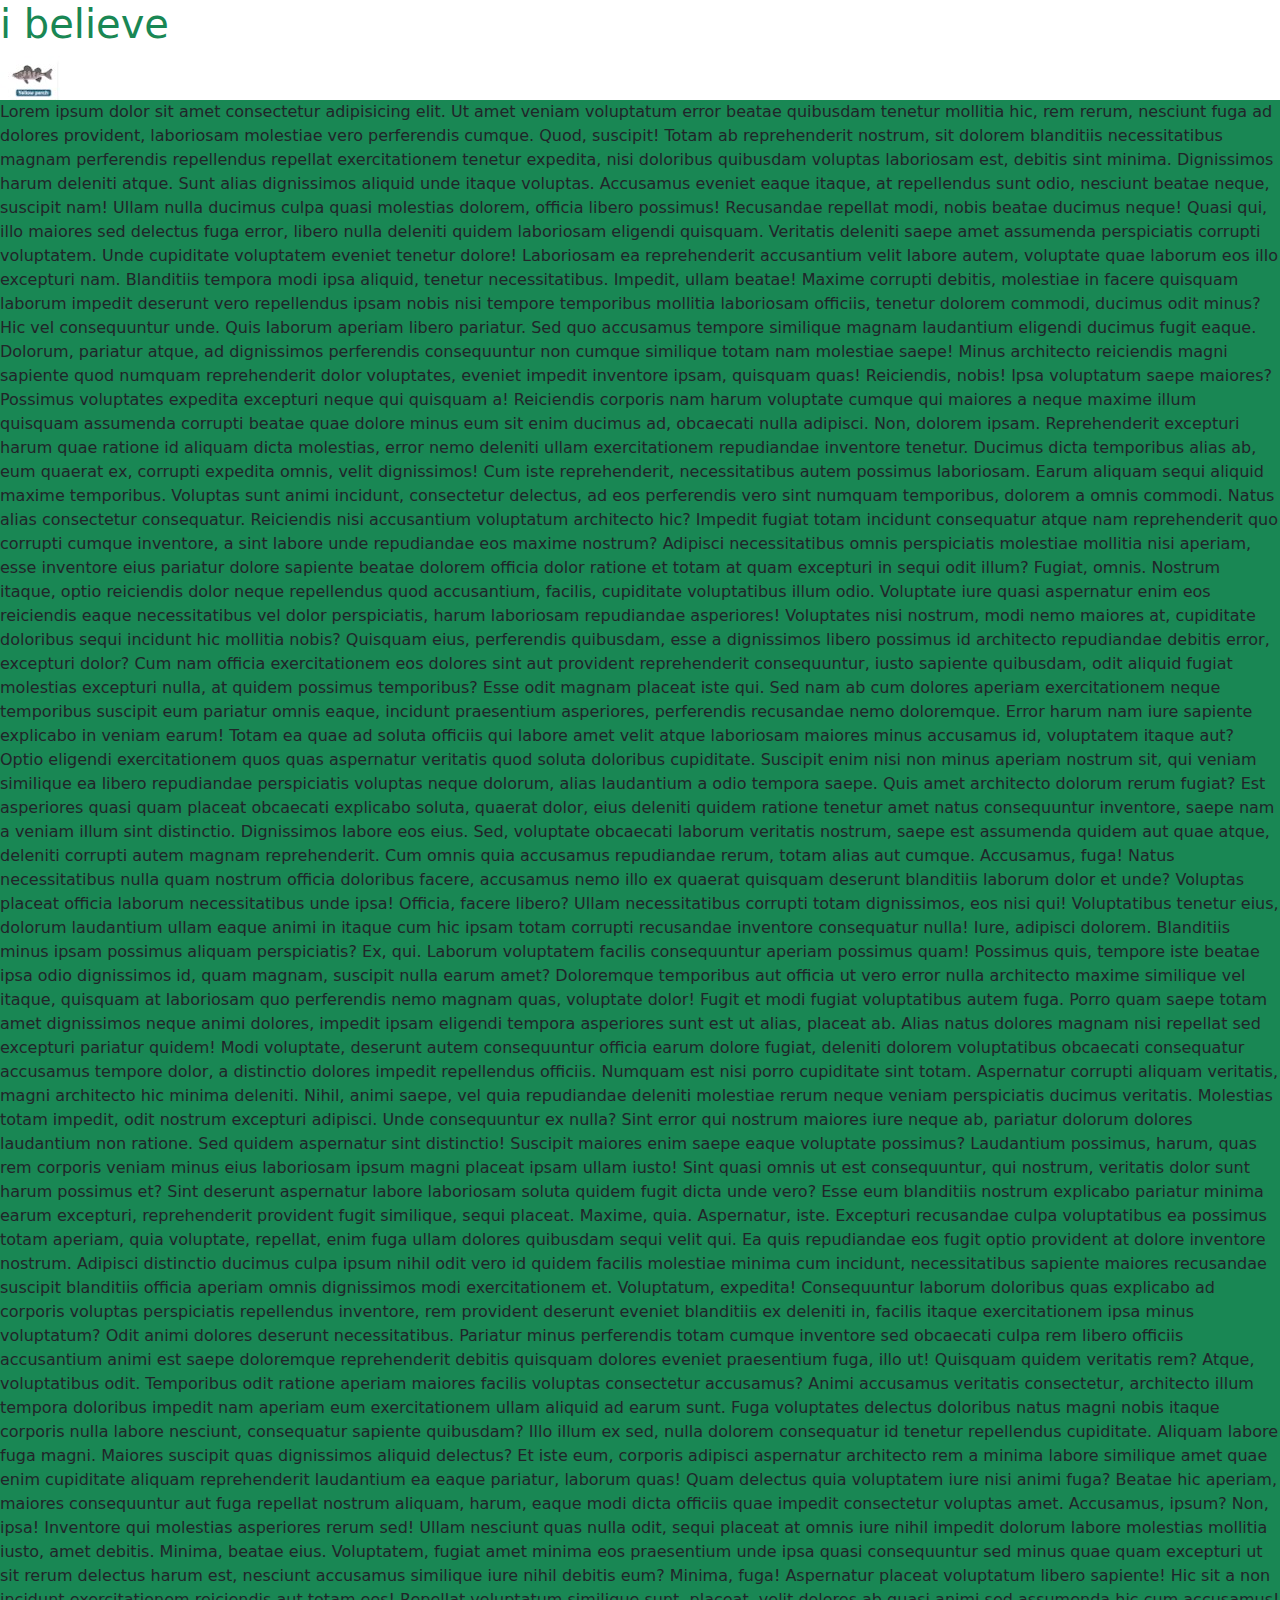
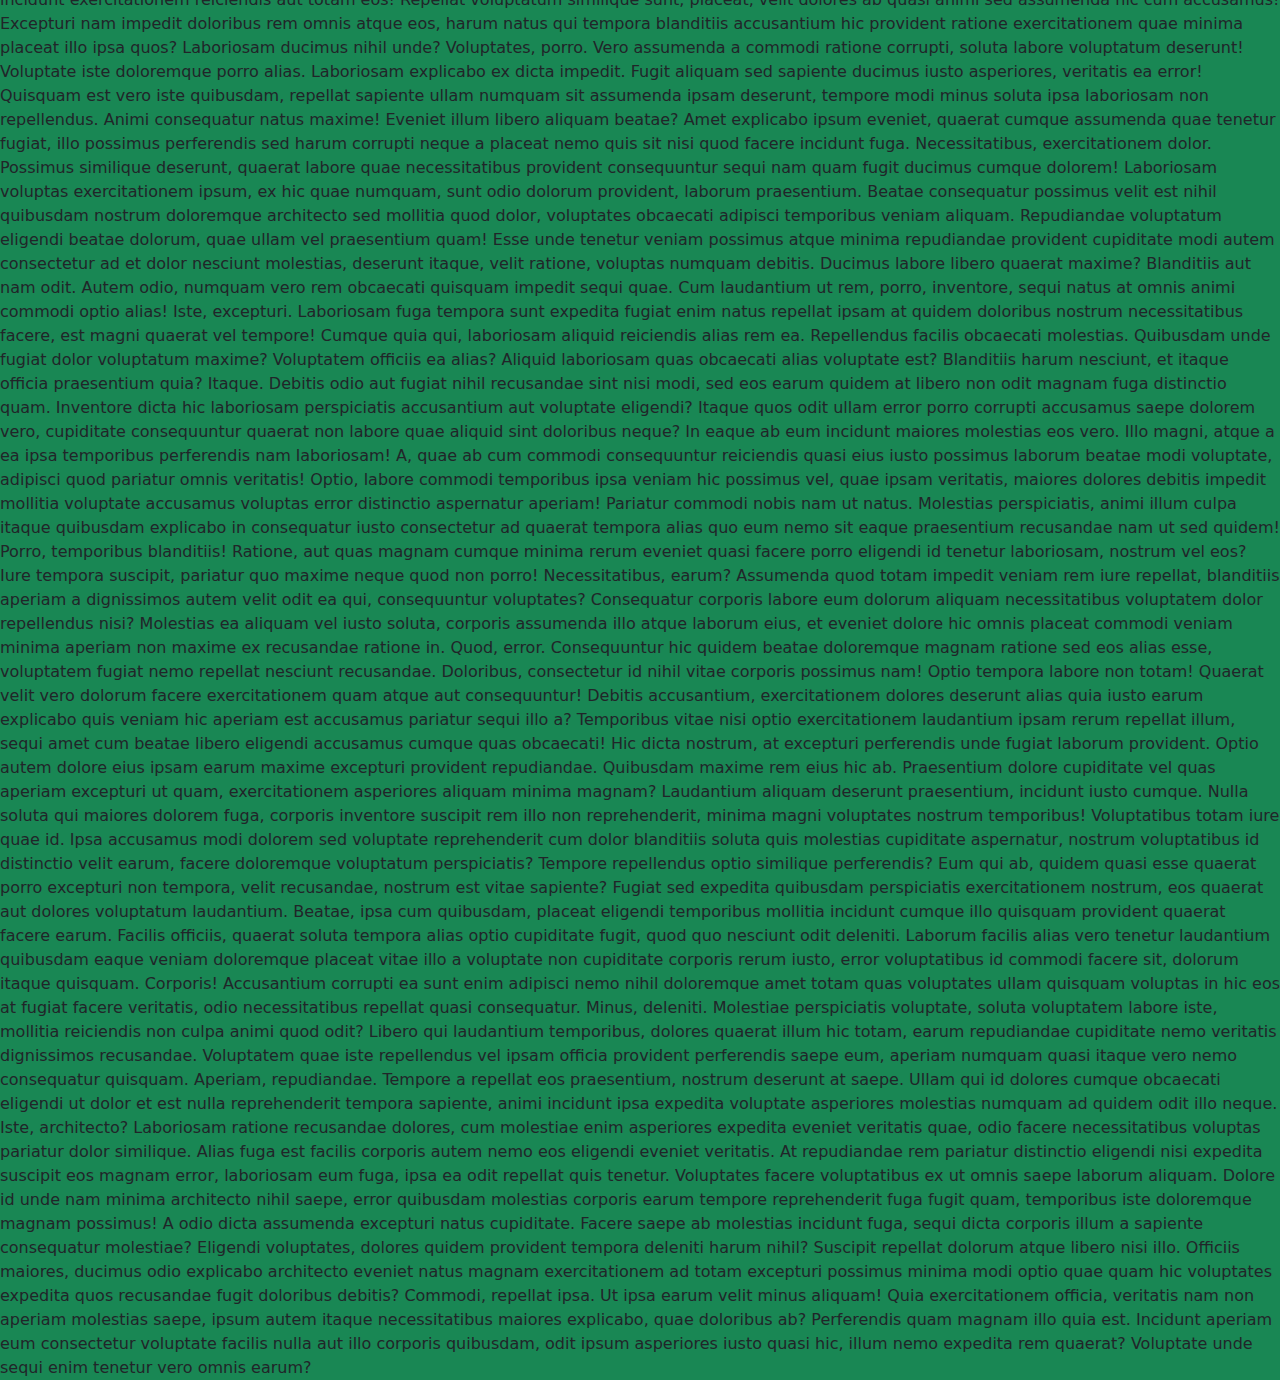
<file: index.html>
<!DOCTYPE html>
<html lang="en">
<head>
    <meta charset="UTF-8">
    <meta name="viewport" content="width=device-width, initial-scale=1.0">
    <title>Document</title>
    <link rel="stylesheet" href="css/bootstrap.css">
</head>
<body>
    <h1 class="text-success">i believe</h1>
    <img src="images/download.jpg" alt="">
    <p class="bg-success">
        Lorem ipsum dolor sit amet consectetur adipisicing elit. Ut amet veniam voluptatum error beatae quibusdam tenetur mollitia hic, rem rerum, nesciunt fuga ad dolores provident, laboriosam molestiae vero perferendis cumque.
        Quod, suscipit! Totam ab reprehenderit nostrum, sit dolorem blanditiis necessitatibus magnam perferendis repellendus repellat exercitationem tenetur expedita, nisi doloribus quibusdam voluptas laboriosam est, debitis sint minima. Dignissimos harum deleniti atque.
        Sunt alias dignissimos aliquid unde itaque voluptas. Accusamus eveniet eaque itaque, at repellendus sunt odio, nesciunt beatae neque, suscipit nam! Ullam nulla ducimus culpa quasi molestias dolorem, officia libero possimus!
        Recusandae repellat modi, nobis beatae ducimus neque! Quasi qui, illo maiores sed delectus fuga error, libero nulla deleniti quidem laboriosam eligendi quisquam. Veritatis deleniti saepe amet assumenda perspiciatis corrupti voluptatem.
        Unde cupiditate voluptatem eveniet tenetur dolore! Laboriosam ea reprehenderit accusantium velit labore autem, voluptate quae laborum eos illo excepturi nam. Blanditiis tempora modi ipsa aliquid, tenetur necessitatibus. Impedit, ullam beatae!
        Maxime corrupti debitis, molestiae in facere quisquam laborum impedit deserunt vero repellendus ipsam nobis nisi tempore temporibus mollitia laboriosam officiis, tenetur dolorem commodi, ducimus odit minus? Hic vel consequuntur unde.
        Quis laborum aperiam libero pariatur. Sed quo accusamus tempore similique magnam laudantium eligendi ducimus fugit eaque. Dolorum, pariatur atque, ad dignissimos perferendis consequuntur non cumque similique totam nam molestiae saepe!
        Minus architecto reiciendis magni sapiente quod numquam reprehenderit dolor voluptates, eveniet impedit inventore ipsam, quisquam quas! Reiciendis, nobis! Ipsa voluptatum saepe maiores? Possimus voluptates expedita excepturi neque qui quisquam a!
        Reiciendis corporis nam harum voluptate cumque qui maiores a neque maxime illum quisquam assumenda corrupti beatae quae dolore minus eum sit enim ducimus ad, obcaecati nulla adipisci. Non, dolorem ipsam.
        Reprehenderit excepturi harum quae ratione id aliquam dicta molestias, error nemo deleniti ullam exercitationem repudiandae inventore tenetur. Ducimus dicta temporibus alias ab, eum quaerat ex, corrupti expedita omnis, velit dignissimos!
        Cum iste reprehenderit, necessitatibus autem possimus laboriosam. Earum aliquam sequi aliquid maxime temporibus. Voluptas sunt animi incidunt, consectetur delectus, ad eos perferendis vero sint numquam temporibus, dolorem a omnis commodi.
        Natus alias consectetur consequatur. Reiciendis nisi accusantium voluptatum architecto hic? Impedit fugiat totam incidunt consequatur atque nam reprehenderit quo corrupti cumque inventore, a sint labore unde repudiandae eos maxime nostrum?
        Adipisci necessitatibus omnis perspiciatis molestiae mollitia nisi aperiam, esse inventore eius pariatur dolore sapiente beatae dolorem officia dolor ratione et totam at quam excepturi in sequi odit illum? Fugiat, omnis.
        Nostrum itaque, optio reiciendis dolor neque repellendus quod accusantium, facilis, cupiditate voluptatibus illum odio. Voluptate iure quasi aspernatur enim eos reiciendis eaque necessitatibus vel dolor perspiciatis, harum laboriosam repudiandae asperiores!
        Voluptates nisi nostrum, modi nemo maiores at, cupiditate doloribus sequi incidunt hic mollitia nobis? Quisquam eius, perferendis quibusdam, esse a dignissimos libero possimus id architecto repudiandae debitis error, excepturi dolor?
        Cum nam officia exercitationem eos dolores sint aut provident reprehenderit consequuntur, iusto sapiente quibusdam, odit aliquid fugiat molestias excepturi nulla, at quidem possimus temporibus? Esse odit magnam placeat iste qui.
        Sed nam ab cum dolores aperiam exercitationem neque temporibus suscipit eum pariatur omnis eaque, incidunt praesentium asperiores, perferendis recusandae nemo doloremque. Error harum nam iure sapiente explicabo in veniam earum!
        Totam ea quae ad soluta officiis qui labore amet velit atque laboriosam maiores minus accusamus id, voluptatem itaque aut? Optio eligendi exercitationem quos quas aspernatur veritatis quod soluta doloribus cupiditate.
        Suscipit enim nisi non minus aperiam nostrum sit, qui veniam similique ea libero repudiandae perspiciatis voluptas neque dolorum, alias laudantium a odio tempora saepe. Quis amet architecto dolorum rerum fugiat?
        Est asperiores quasi quam placeat obcaecati explicabo soluta, quaerat dolor, eius deleniti quidem ratione tenetur amet natus consequuntur inventore, saepe nam a veniam illum sint distinctio. Dignissimos labore eos eius.
        Sed, voluptate obcaecati laborum veritatis nostrum, saepe est assumenda quidem aut quae atque, deleniti corrupti autem magnam reprehenderit. Cum omnis quia accusamus repudiandae rerum, totam alias aut cumque. Accusamus, fuga!
        Natus necessitatibus nulla quam nostrum officia doloribus facere, accusamus nemo illo ex quaerat quisquam deserunt blanditiis laborum dolor et unde? Voluptas placeat officia laborum necessitatibus unde ipsa! Officia, facere libero?
        Ullam necessitatibus corrupti totam dignissimos, eos nisi qui! Voluptatibus tenetur eius, dolorum laudantium ullam eaque animi in itaque cum hic ipsam totam corrupti recusandae inventore consequatur nulla! Iure, adipisci dolorem.
        Blanditiis minus ipsam possimus aliquam perspiciatis? Ex, qui. Laborum voluptatem facilis consequuntur aperiam possimus quam! Possimus quis, tempore iste beatae ipsa odio dignissimos id, quam magnam, suscipit nulla earum amet?
        Doloremque temporibus aut officia ut vero error nulla architecto maxime similique vel itaque, quisquam at laboriosam quo perferendis nemo magnam quas, voluptate dolor! Fugit et modi fugiat voluptatibus autem fuga.
        Porro quam saepe totam amet dignissimos neque animi dolores, impedit ipsam eligendi tempora asperiores sunt est ut alias, placeat ab. Alias natus dolores magnam nisi repellat sed excepturi pariatur quidem!
        Modi voluptate, deserunt autem consequuntur officia earum dolore fugiat, deleniti dolorem voluptatibus obcaecati consequatur accusamus tempore dolor, a distinctio dolores impedit repellendus officiis. Numquam est nisi porro cupiditate sint totam.
        Aspernatur corrupti aliquam veritatis, magni architecto hic minima deleniti. Nihil, animi saepe, vel quia repudiandae deleniti molestiae rerum neque veniam perspiciatis ducimus veritatis. Molestias totam impedit, odit nostrum excepturi adipisci.
        Unde consequuntur ex nulla? Sint error qui nostrum maiores iure neque ab, pariatur dolorum dolores laudantium non ratione. Sed quidem aspernatur sint distinctio! Suscipit maiores enim saepe eaque voluptate possimus?
        Laudantium possimus, harum, quas rem corporis veniam minus eius laboriosam ipsum magni placeat ipsam ullam iusto! Sint quasi omnis ut est consequuntur, qui nostrum, veritatis dolor sunt harum possimus et?
        Sint deserunt aspernatur labore laboriosam soluta quidem fugit dicta unde vero? Esse eum blanditiis nostrum explicabo pariatur minima earum excepturi, reprehenderit provident fugit similique, sequi placeat. Maxime, quia. Aspernatur, iste.
        Excepturi recusandae culpa voluptatibus ea possimus totam aperiam, quia voluptate, repellat, enim fuga ullam dolores quibusdam sequi velit qui. Ea quis repudiandae eos fugit optio provident at dolore inventore nostrum.
        Adipisci distinctio ducimus culpa ipsum nihil odit vero id quidem facilis molestiae minima cum incidunt, necessitatibus sapiente maiores recusandae suscipit blanditiis officia aperiam omnis dignissimos modi exercitationem et. Voluptatum, expedita!
        Consequuntur laborum doloribus quas explicabo ad corporis voluptas perspiciatis repellendus inventore, rem provident deserunt eveniet blanditiis ex deleniti in, facilis itaque exercitationem ipsa minus voluptatum? Odit animi dolores deserunt necessitatibus.
        Pariatur minus perferendis totam cumque inventore sed obcaecati culpa rem libero officiis accusantium animi est saepe doloremque reprehenderit debitis quisquam dolores eveniet praesentium fuga, illo ut! Quisquam quidem veritatis rem?
        Atque, voluptatibus odit. Temporibus odit ratione aperiam maiores facilis voluptas consectetur accusamus? Animi accusamus veritatis consectetur, architecto illum tempora doloribus impedit nam aperiam eum exercitationem ullam aliquid ad earum sunt.
        Fuga voluptates delectus doloribus natus magni nobis itaque corporis nulla labore nesciunt, consequatur sapiente quibusdam? Illo illum ex sed, nulla dolorem consequatur id tenetur repellendus cupiditate. Aliquam labore fuga magni.
        Maiores suscipit quas dignissimos aliquid delectus? Et iste eum, corporis adipisci aspernatur architecto rem a minima labore similique amet quae enim cupiditate aliquam reprehenderit laudantium ea eaque pariatur, laborum quas!
        Quam delectus quia voluptatem iure nisi animi fuga? Beatae hic aperiam, maiores consequuntur aut fuga repellat nostrum aliquam, harum, eaque modi dicta officiis quae impedit consectetur voluptas amet. Accusamus, ipsum?
        Non, ipsa! Inventore qui molestias asperiores rerum sed! Ullam nesciunt quas nulla odit, sequi placeat at omnis iure nihil impedit dolorum labore molestias mollitia iusto, amet debitis. Minima, beatae eius.
        Voluptatem, fugiat amet minima eos praesentium unde ipsa quasi consequuntur sed minus quae quam excepturi ut sit rerum delectus harum est, nesciunt accusamus similique iure nihil debitis eum? Minima, fuga!
        Aspernatur placeat voluptatum libero sapiente! Hic sit a non incidunt exercitationem reiciendis aut totam eos! Repellat voluptatum similique sunt, placeat, velit dolores ab quasi animi sed assumenda hic cum accusamus!
        Excepturi nam impedit doloribus rem omnis atque eos, harum natus qui tempora blanditiis accusantium hic provident ratione exercitationem quae minima placeat illo ipsa quos? Laboriosam ducimus nihil unde? Voluptates, porro.
        Vero assumenda a commodi ratione corrupti, soluta labore voluptatum deserunt! Voluptate iste doloremque porro alias. Laboriosam explicabo ex dicta impedit. Fugit aliquam sed sapiente ducimus iusto asperiores, veritatis ea error!
        Quisquam est vero iste quibusdam, repellat sapiente ullam numquam sit assumenda ipsam deserunt, tempore modi minus soluta ipsa laboriosam non repellendus. Animi consequatur natus maxime! Eveniet illum libero aliquam beatae?
        Amet explicabo ipsum eveniet, quaerat cumque assumenda quae tenetur fugiat, illo possimus perferendis sed harum corrupti neque a placeat nemo quis sit nisi quod facere incidunt fuga. Necessitatibus, exercitationem dolor.
        Possimus similique deserunt, quaerat labore quae necessitatibus provident consequuntur sequi nam quam fugit ducimus cumque dolorem! Laboriosam voluptas exercitationem ipsum, ex hic quae numquam, sunt odio dolorum provident, laborum praesentium.
        Beatae consequatur possimus velit est nihil quibusdam nostrum doloremque architecto sed mollitia quod dolor, voluptates obcaecati adipisci temporibus veniam aliquam. Repudiandae voluptatum eligendi beatae dolorum, quae ullam vel praesentium quam!
        Esse unde tenetur veniam possimus atque minima repudiandae provident cupiditate modi autem consectetur ad et dolor nesciunt molestias, deserunt itaque, velit ratione, voluptas numquam debitis. Ducimus labore libero quaerat maxime?
        Blanditiis aut nam odit. Autem odio, numquam vero rem obcaecati quisquam impedit sequi quae. Cum laudantium ut rem, porro, inventore, sequi natus at omnis animi commodi optio alias! Iste, excepturi.
        Laboriosam fuga tempora sunt expedita fugiat enim natus repellat ipsam at quidem doloribus nostrum necessitatibus facere, est magni quaerat vel tempore! Cumque quia qui, laboriosam aliquid reiciendis alias rem ea.
        Repellendus facilis obcaecati molestias. Quibusdam unde fugiat dolor voluptatum maxime? Voluptatem officiis ea alias? Aliquid laboriosam quas obcaecati alias voluptate est? Blanditiis harum nesciunt, et itaque officia praesentium quia? Itaque.
        Debitis odio aut fugiat nihil recusandae sint nisi modi, sed eos earum quidem at libero non odit magnam fuga distinctio quam. Inventore dicta hic laboriosam perspiciatis accusantium aut voluptate eligendi?
        Itaque quos odit ullam error porro corrupti accusamus saepe dolorem vero, cupiditate consequuntur quaerat non labore quae aliquid sint doloribus neque? In eaque ab eum incidunt maiores molestias eos vero.
        Illo magni, atque a ea ipsa temporibus perferendis nam laboriosam! A, quae ab cum commodi consequuntur reiciendis quasi eius iusto possimus laborum beatae modi voluptate, adipisci quod pariatur omnis veritatis!
        Optio, labore commodi temporibus ipsa veniam hic possimus vel, quae ipsam veritatis, maiores dolores debitis impedit mollitia voluptate accusamus voluptas error distinctio aspernatur aperiam! Pariatur commodi nobis nam ut natus.
        Molestias perspiciatis, animi illum culpa itaque quibusdam explicabo in consequatur iusto consectetur ad quaerat tempora alias quo eum nemo sit eaque praesentium recusandae nam ut sed quidem! Porro, temporibus blanditiis!
        Ratione, aut quas magnam cumque minima rerum eveniet quasi facere porro eligendi id tenetur laboriosam, nostrum vel eos? Iure tempora suscipit, pariatur quo maxime neque quod non porro! Necessitatibus, earum?
        Assumenda quod totam impedit veniam rem iure repellat, blanditiis aperiam a dignissimos autem velit odit ea qui, consequuntur voluptates? Consequatur corporis labore eum dolorum aliquam necessitatibus voluptatem dolor repellendus nisi?
        Molestias ea aliquam vel iusto soluta, corporis assumenda illo atque laborum eius, et eveniet dolore hic omnis placeat commodi veniam minima aperiam non maxime ex recusandae ratione in. Quod, error.
        Consequuntur hic quidem beatae doloremque magnam ratione sed eos alias esse, voluptatem fugiat nemo repellat nesciunt recusandae. Doloribus, consectetur id nihil vitae corporis possimus nam! Optio tempora labore non totam!
        Quaerat velit vero dolorum facere exercitationem quam atque aut consequuntur! Debitis accusantium, exercitationem dolores deserunt alias quia iusto earum explicabo quis veniam hic aperiam est accusamus pariatur sequi illo a?
        Temporibus vitae nisi optio exercitationem laudantium ipsam rerum repellat illum, sequi amet cum beatae libero eligendi accusamus cumque quas obcaecati! Hic dicta nostrum, at excepturi perferendis unde fugiat laborum provident.
        Optio autem dolore eius ipsam earum maxime excepturi provident repudiandae. Quibusdam maxime rem eius hic ab. Praesentium dolore cupiditate vel quas aperiam excepturi ut quam, exercitationem asperiores aliquam minima magnam?
        Laudantium aliquam deserunt praesentium, incidunt iusto cumque. Nulla soluta qui maiores dolorem fuga, corporis inventore suscipit rem illo non reprehenderit, minima magni voluptates nostrum temporibus! Voluptatibus totam iure quae id.
        Ipsa accusamus modi dolorem sed voluptate reprehenderit cum dolor blanditiis soluta quis molestias cupiditate aspernatur, nostrum voluptatibus id distinctio velit earum, facere doloremque voluptatum perspiciatis? Tempore repellendus optio similique perferendis?
        Eum qui ab, quidem quasi esse quaerat porro excepturi non tempora, velit recusandae, nostrum est vitae sapiente? Fugiat sed expedita quibusdam perspiciatis exercitationem nostrum, eos quaerat aut dolores voluptatum laudantium.
        Beatae, ipsa cum quibusdam, placeat eligendi temporibus mollitia incidunt cumque illo quisquam provident quaerat facere earum. Facilis officiis, quaerat soluta tempora alias optio cupiditate fugit, quod quo nesciunt odit deleniti.
        Laborum facilis alias vero tenetur laudantium quibusdam eaque veniam doloremque placeat vitae illo a voluptate non cupiditate corporis rerum iusto, error voluptatibus id commodi facere sit, dolorum itaque quisquam. Corporis!
        Accusantium corrupti ea sunt enim adipisci nemo nihil doloremque amet totam quas voluptates ullam quisquam voluptas in hic eos at fugiat facere veritatis, odio necessitatibus repellat quasi consequatur. Minus, deleniti.
        Molestiae perspiciatis voluptate, soluta voluptatem labore iste, mollitia reiciendis non culpa animi quod odit? Libero qui laudantium temporibus, dolores quaerat illum hic totam, earum repudiandae cupiditate nemo veritatis dignissimos recusandae.
        Voluptatem quae iste repellendus vel ipsam officia provident perferendis saepe eum, aperiam numquam quasi itaque vero nemo consequatur quisquam. Aperiam, repudiandae. Tempore a repellat eos praesentium, nostrum deserunt at saepe.
        Ullam qui id dolores cumque obcaecati eligendi ut dolor et est nulla reprehenderit tempora sapiente, animi incidunt ipsa expedita voluptate asperiores molestias numquam ad quidem odit illo neque. Iste, architecto?
        Laboriosam ratione recusandae dolores, cum molestiae enim asperiores expedita eveniet veritatis quae, odio facere necessitatibus voluptas pariatur dolor similique. Alias fuga est facilis corporis autem nemo eos eligendi eveniet veritatis.
        At repudiandae rem pariatur distinctio eligendi nisi expedita suscipit eos magnam error, laboriosam eum fuga, ipsa ea odit repellat quis tenetur. Voluptates facere voluptatibus ex ut omnis saepe laborum aliquam.
        Dolore id unde nam minima architecto nihil saepe, error quibusdam molestias corporis earum tempore reprehenderit fuga fugit quam, temporibus iste doloremque magnam possimus! A odio dicta assumenda excepturi natus cupiditate.
        Facere saepe ab molestias incidunt fuga, sequi dicta corporis illum a sapiente consequatur molestiae? Eligendi voluptates, dolores quidem provident tempora deleniti harum nihil? Suscipit repellat dolorum atque libero nisi illo.
        Officiis maiores, ducimus odio explicabo architecto eveniet natus magnam exercitationem ad totam excepturi possimus minima modi optio quae quam hic voluptates expedita quos recusandae fugit doloribus debitis? Commodi, repellat ipsa.
        Ut ipsa earum velit minus aliquam! Quia exercitationem officia, veritatis nam non aperiam molestias saepe, ipsum autem itaque necessitatibus maiores explicabo, quae doloribus ab? Perferendis quam magnam illo quia est.
        Incidunt aperiam eum consectetur voluptate facilis nulla aut illo corporis quibusdam, odit ipsum asperiores iusto quasi hic, illum nemo expedita rem quaerat? Voluptate unde sequi enim tenetur vero omnis earum?
    </p>
</body>
</html>
</file>
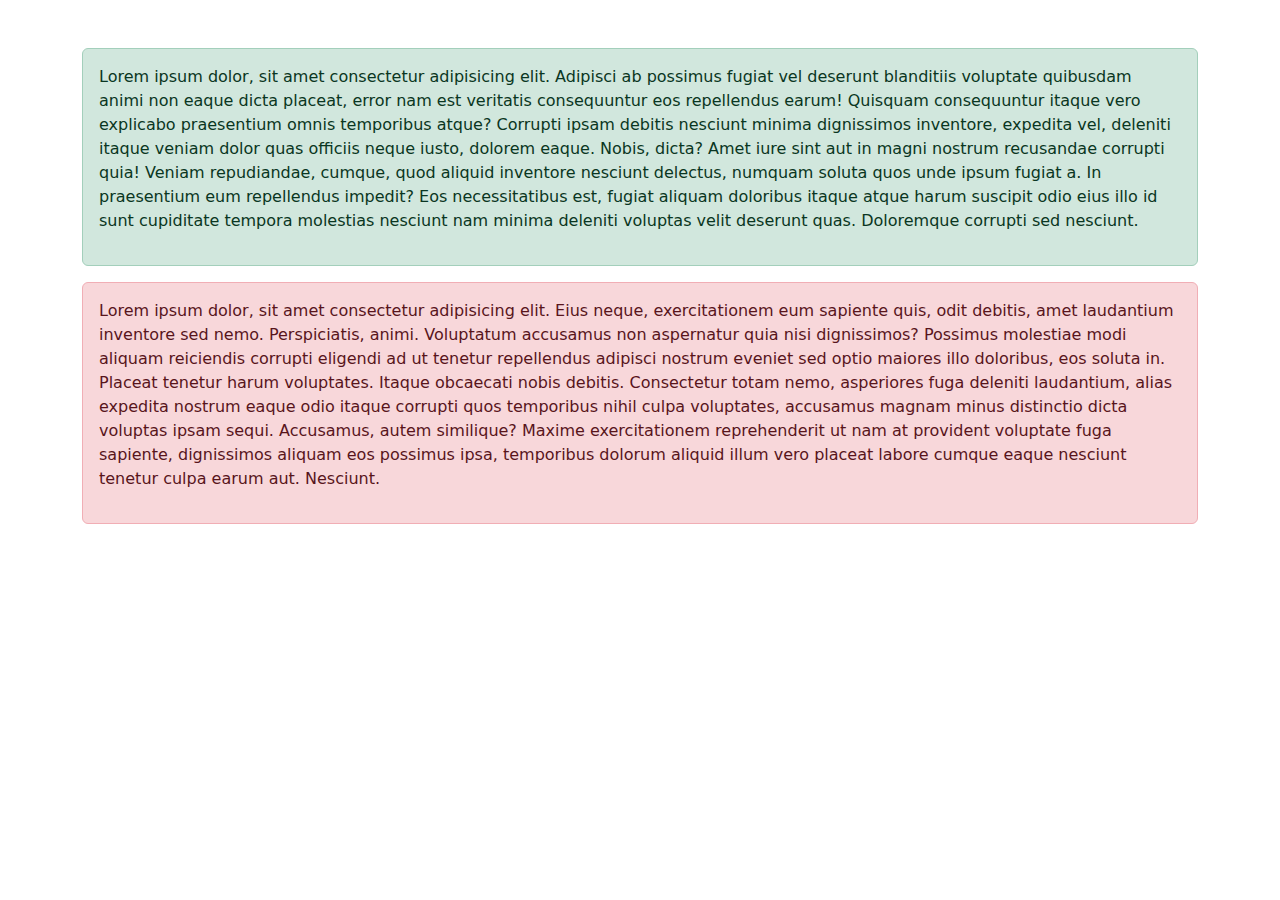
<file: alert.html>
<!DOCTYPE html>
<html lang="en">
<head>
    <meta charset="UTF-8">
    <meta name="viewport" content="width=device-width, initial-scale=1.0">
    <title>money</title>
    <link rel="stylesheet" href="css/bootstrap.css">
</head>
<body>
    <div class="container">
    <div class="alert alert-success mt-5">
        <p>
            Lorem ipsum dolor, sit amet consectetur adipisicing elit. Adipisci ab possimus fugiat vel deserunt blanditiis voluptate quibusdam animi non eaque dicta placeat, error nam est veritatis consequuntur eos repellendus earum!
            Quisquam consequuntur itaque vero explicabo praesentium omnis temporibus atque? Corrupti ipsam debitis nesciunt minima dignissimos inventore, expedita vel, deleniti itaque veniam dolor quas officiis neque iusto, dolorem eaque. Nobis, dicta?
            Amet iure sint aut in magni nostrum recusandae corrupti quia! Veniam repudiandae, cumque, quod aliquid inventore nesciunt delectus, numquam soluta quos unde ipsum fugiat a. In praesentium eum repellendus impedit?
            Eos necessitatibus est, fugiat aliquam doloribus itaque atque harum suscipit odio eius illo id sunt cupiditate tempora molestias nesciunt nam minima deleniti voluptas velit deserunt quas. Doloremque corrupti sed nesciunt.
        </p>
    </div>
    <div class="alert alert-danger">
        <p>
            Lorem ipsum dolor, sit amet consectetur adipisicing elit. Eius neque, exercitationem eum sapiente quis, odit debitis, amet laudantium inventore sed nemo. Perspiciatis, animi. Voluptatum accusamus non aspernatur quia nisi dignissimos?
            Possimus molestiae modi aliquam reiciendis corrupti eligendi ad ut tenetur repellendus adipisci nostrum eveniet sed optio maiores illo doloribus, eos soluta in. Placeat tenetur harum voluptates. Itaque obcaecati nobis debitis.
            Consectetur totam nemo, asperiores fuga deleniti laudantium, alias expedita nostrum eaque odio itaque corrupti quos temporibus nihil culpa voluptates, accusamus magnam minus distinctio dicta voluptas ipsam sequi. Accusamus, autem similique?
            Maxime exercitationem reprehenderit ut nam at provident voluptate fuga sapiente, dignissimos aliquam eos possimus ipsa, temporibus dolorum aliquid illum vero placeat labore cumque eaque nesciunt tenetur culpa earum aut. Nesciunt.
        </p>
    </div>
    </div>
</body>
</html>
</file>
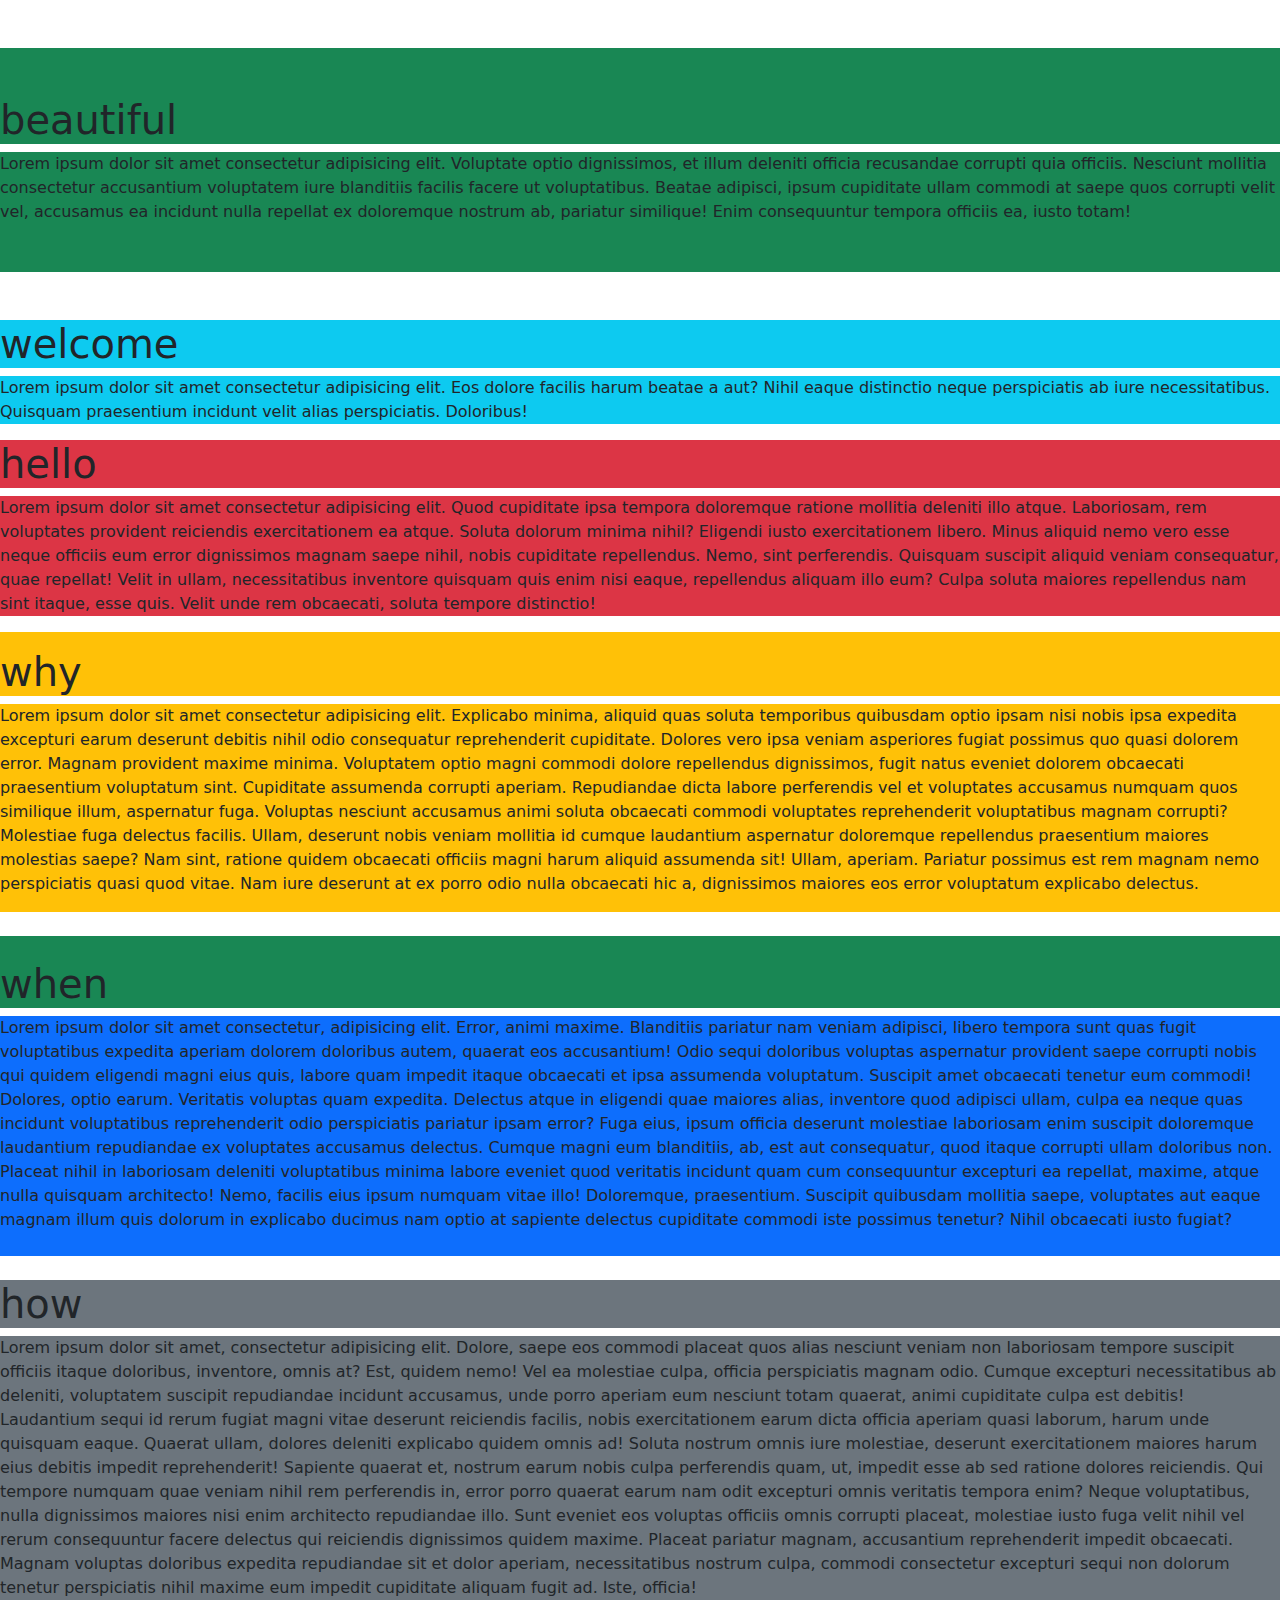
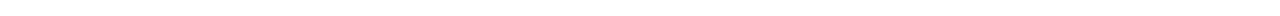
<file: boxmodel.html>
<!DOCTYPE html>
<html lang="en">
<head>
    <meta charset="UTF-8">
    <meta name="viewport" content="width=device-width, initial-scale=1.0">
    <title>boxy</title>
    <link rel="stylesheet" href="css/bootstrap.css">
</head>
<body>
    <h1 class="bg-success pt-5 mt-5">beautiful</h1>
    <p class="bg-success pb-5 mb-5 ">
        Lorem ipsum dolor sit amet consectetur adipisicing elit. Voluptate optio dignissimos, et illum deleniti officia recusandae corrupti quia officiis. Nesciunt mollitia consectetur accusantium voluptatem iure blanditiis facilis facere ut voluptatibus.
        Beatae adipisci, ipsum cupiditate ullam commodi at saepe quos corrupti velit vel, accusamus ea incidunt nulla repellat ex doloremque nostrum ab, pariatur similique! Enim consequuntur tempora officiis ea, iusto totam!
    </p>
    <h1 class="bg-info pr-5 mr-5">welcome</h1>
    <p class="bg-info pl-5 ml-5">
        Lorem ipsum dolor sit amet consectetur adipisicing elit. Eos dolore facilis harum beatae a aut? Nihil eaque distinctio neque perspiciatis ab iure necessitatibus. Quisquam praesentium incidunt velit alias perspiciatis. Doloribus!
    </p>
    <h1 class="bg-danger pr-3 mr-3">hello</h1>
    <p class="bg-danger pl-3 ml-3">
        Lorem ipsum dolor sit amet consectetur adipisicing elit. Quod cupiditate ipsa tempora doloremque ratione mollitia deleniti illo atque. Laboriosam, rem voluptates provident reiciendis exercitationem ea atque. Soluta dolorum minima nihil?
        Eligendi iusto exercitationem libero. Minus aliquid nemo vero esse neque officiis eum error dignissimos magnam saepe nihil, nobis cupiditate repellendus. Nemo, sint perferendis. Quisquam suscipit aliquid veniam consequatur, quae repellat!
        Velit in ullam, necessitatibus inventore quisquam quis enim nisi eaque, repellendus aliquam illo eum? Culpa soluta maiores repellendus nam sint itaque, esse quis. Velit unde rem obcaecati, soluta tempore distinctio!
    </p>
    <h1 class="bg-warning pt-3 mt-3">why</h1>
    <p class="bg-warning pb-3 mb-3">
        Lorem ipsum dolor sit amet consectetur adipisicing elit. Explicabo minima, aliquid quas soluta temporibus quibusdam optio ipsam nisi nobis ipsa expedita excepturi earum deserunt debitis nihil odio consequatur reprehenderit cupiditate.
        Dolores vero ipsa veniam asperiores fugiat possimus quo quasi dolorem error. Magnam provident maxime minima. Voluptatem optio magni commodi dolore repellendus dignissimos, fugit natus eveniet dolorem obcaecati praesentium voluptatum sint.
        Cupiditate assumenda corrupti aperiam. Repudiandae dicta labore perferendis vel et voluptates accusamus numquam quos similique illum, aspernatur fuga. Voluptas nesciunt accusamus animi soluta obcaecati commodi voluptates reprehenderit voluptatibus magnam corrupti?
        Molestiae fuga delectus facilis. Ullam, deserunt nobis veniam mollitia id cumque laudantium aspernatur doloremque repellendus praesentium maiores molestias saepe? Nam sint, ratione quidem obcaecati officiis magni harum aliquid assumenda sit!
        Ullam, aperiam. Pariatur possimus est rem magnam nemo perspiciatis quasi quod vitae. Nam iure deserunt at ex porro odio nulla obcaecati hic a, dignissimos maiores eos error voluptatum explicabo delectus.
    </p>
    <h1 class="bg-success pt-4 mt-4">when</h1>
    <p class="bg-primary pb-4 mb-4">
        Lorem ipsum dolor sit amet consectetur, adipisicing elit. Error, animi maxime. Blanditiis pariatur nam veniam adipisci, libero tempora sunt quas fugit voluptatibus expedita aperiam dolorem doloribus autem, quaerat eos accusantium!
        Odio sequi doloribus voluptas aspernatur provident saepe corrupti nobis qui quidem eligendi magni eius quis, labore quam impedit itaque obcaecati et ipsa assumenda voluptatum. Suscipit amet obcaecati tenetur eum commodi!
        Dolores, optio earum. Veritatis voluptas quam expedita. Delectus atque in eligendi quae maiores alias, inventore quod adipisci ullam, culpa ea neque quas incidunt voluptatibus reprehenderit odio perspiciatis pariatur ipsam error?
        Fuga eius, ipsum officia deserunt molestiae laboriosam enim suscipit doloremque laudantium repudiandae ex voluptates accusamus delectus. Cumque magni eum blanditiis, ab, est aut consequatur, quod itaque corrupti ullam doloribus non.
        Placeat nihil in laboriosam deleniti voluptatibus minima labore eveniet quod veritatis incidunt quam cum consequuntur excepturi ea repellat, maxime, atque nulla quisquam architecto! Nemo, facilis eius ipsum numquam vitae illo!
        Doloremque, praesentium. Suscipit quibusdam mollitia saepe, voluptates aut eaque magnam illum quis dolorum in explicabo ducimus nam optio at sapiente delectus cupiditate commodi iste possimus tenetur? Nihil obcaecati iusto fugiat?
    </p>
    <h1 class="bg-secondary pr-4 mr-4">how</h1>
    <p class="bg-secondary pl-4 ml-4">
        Lorem ipsum dolor sit amet, consectetur adipisicing elit. Dolore, saepe eos commodi placeat quos alias nesciunt veniam non laboriosam tempore suscipit officiis itaque doloribus, inventore, omnis at? Est, quidem nemo!
        Vel ea molestiae culpa, officia perspiciatis magnam odio. Cumque excepturi necessitatibus ab deleniti, voluptatem suscipit repudiandae incidunt accusamus, unde porro aperiam eum nesciunt totam quaerat, animi cupiditate culpa est debitis!
        Laudantium sequi id rerum fugiat magni vitae deserunt reiciendis facilis, nobis exercitationem earum dicta officia aperiam quasi laborum, harum unde quisquam eaque. Quaerat ullam, dolores deleniti explicabo quidem omnis ad!
        Soluta nostrum omnis iure molestiae, deserunt exercitationem maiores harum eius debitis impedit reprehenderit! Sapiente quaerat et, nostrum earum nobis culpa perferendis quam, ut, impedit esse ab sed ratione dolores reiciendis.
        Qui tempore numquam quae veniam nihil rem perferendis in, error porro quaerat earum nam odit excepturi omnis veritatis tempora enim? Neque voluptatibus, nulla dignissimos maiores nisi enim architecto repudiandae illo.
        Sunt eveniet eos voluptas officiis omnis corrupti placeat, molestiae iusto fuga velit nihil vel rerum consequuntur facere delectus qui reiciendis dignissimos quidem maxime. Placeat pariatur magnam, accusantium reprehenderit impedit obcaecati.
        Magnam voluptas doloribus expedita repudiandae sit et dolor aperiam, necessitatibus nostrum culpa, commodi consectetur excepturi sequi non dolorum tenetur perspiciatis nihil maxime eum impedit cupiditate aliquam fugit ad. Iste, officia!
    </p>
</body>
</html>
</file>
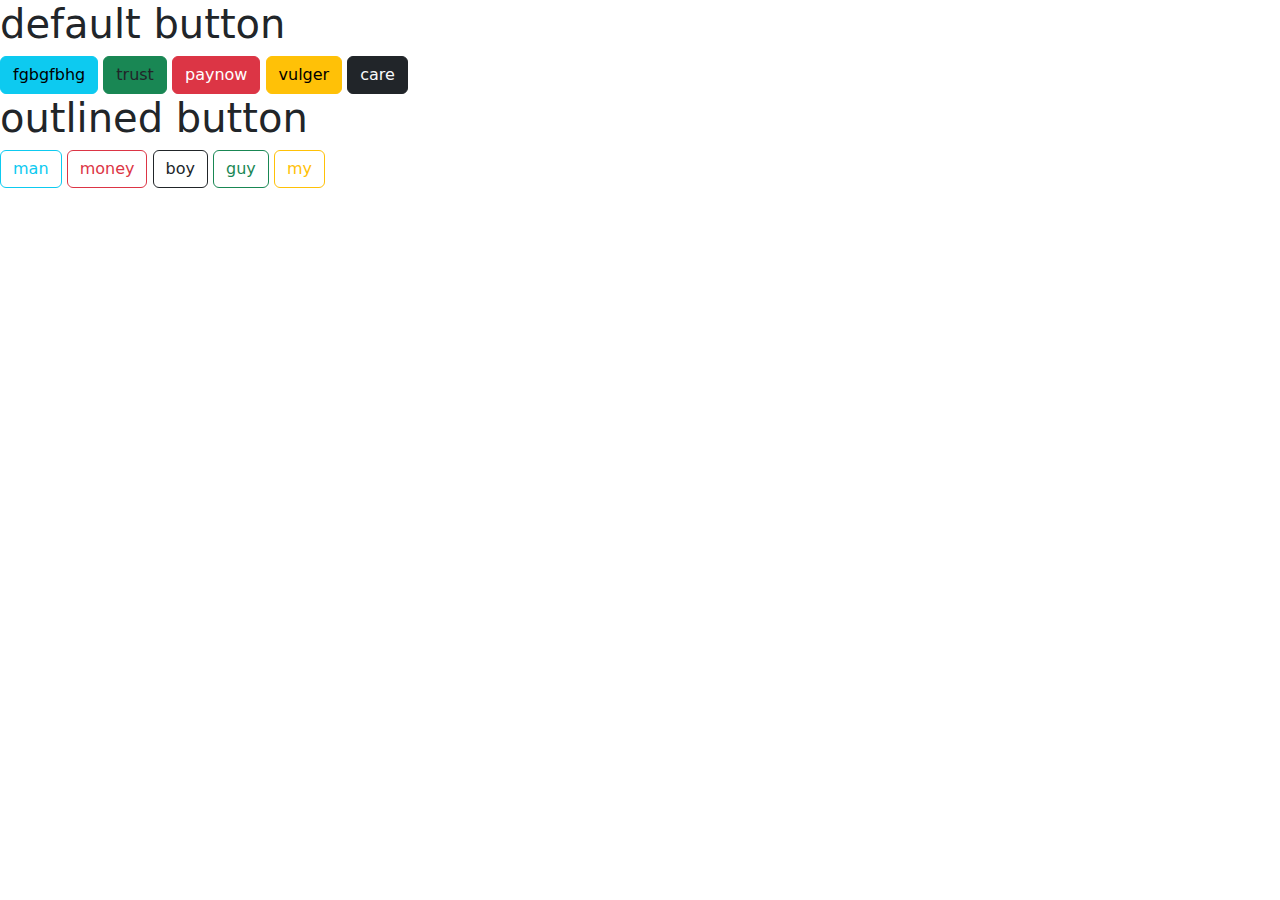
<file: button.html>
<!DOCTYPE html>
<html lang="en">
<head>
    <meta charset="UTF-8">
    <meta name="viewport" content="width=device-width, initial-scale=1.0">
    <title>Document</title>
</head>
<link rel="stylesheet" href="css/bootstrap.css">
<body>
        <h1>default button</h1>
        <button class="btn btn-info">fgbgfbhg</button>
        <button class="btn btn-success text-dark">trust</button>
         <button class="btn btn-danger">paynow</button>
         <button class="btn btn-warning">vulger</button>
         <button class="btn btn-dark text-light">care</button>
<div class="exposed">
    <h1>outlined button</h1>
    <button class="btn btn-outline-info">man</button>
    <button class="btn btn-outline-danger">money</button>
    <button class="btn btn-outline-dark">boy</button>
    <button class="btn btn-outline-success">guy</button>
    <button class="btn btn-outline-warning">my</button>
</div>
</body>
</html>
</file>
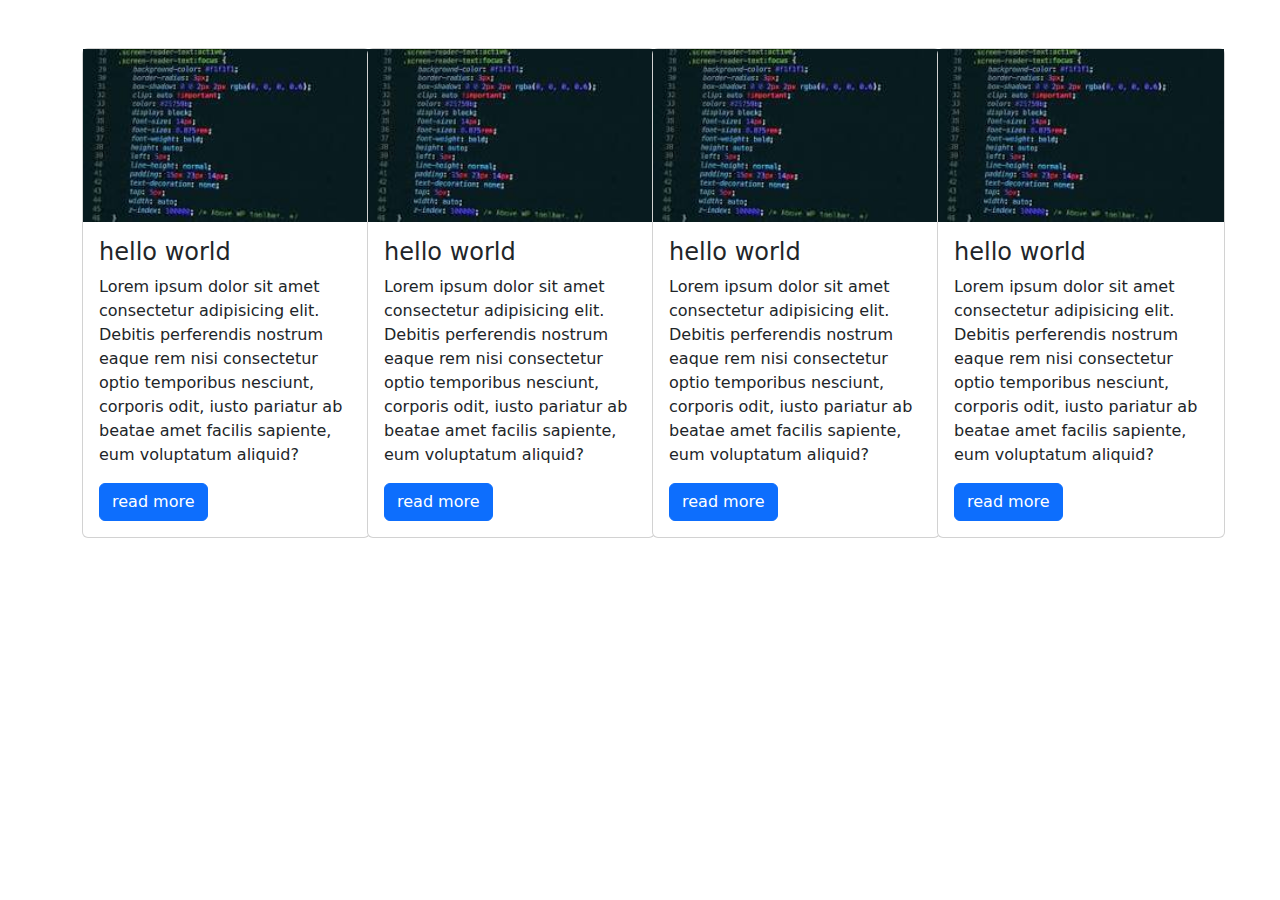
<file: card.html>
<!DOCTYPE html>
<html lang="en">
<head>
    <meta charset="UTF-8">
    <meta name="viewport" content="width=device-width, initial-scale=1.0">
    <link rel="stylesheet" href="css/bootstrap.css">
    <title>card</title>
</head>
<body>
    <div class="container">
        <div class="row">
        <div class="col-md-3 mt-5">
    <div style="width: 18rem;" class="card">
        <img src="images/download (12).jfif" alt="">
        <div class="card-body">
            <h4 class="card-title">hello world</h4>
            <p>
                 Lorem ipsum dolor sit amet consectetur adipisicing elit. Debitis perferendis nostrum eaque rem nisi consectetur optio temporibus nesciunt, corporis odit, iusto pariatur ab beatae amet facilis sapiente, eum voluptatum aliquid?
             </p>
             <a class="btn btn-primary" href="index.html"> read more</a>
          </div>
        </div>
    </div>
        <div class="col-md-3 mt-5">
        <div style="width: 18rem;" class="card">
            <img src="images/download (12).jfif" alt="">
            <div class="card-body">
                <h4 class="card-title">hello world</h4>
                <p>
                    Lorem ipsum dolor sit amet consectetur adipisicing elit. Debitis perferendis nostrum eaque rem nisi consectetur optio temporibus nesciunt, corporis odit, iusto pariatur ab beatae amet facilis sapiente, eum voluptatum aliquid?
                </p>
                <a class="btn btn-primary" href="index.html"> read more</a>
          </div>
        </div>
    </div>
            <div class="col-md-3 mt-5">
    <div style="width: 18rem;" class="card">
        <img src="images/download (12).jfif" alt="">
        <div class="card-body">
            <h4 class="card-title">hello world</h4>
            <p>
                Lorem ipsum dolor sit amet consectetur adipisicing elit. Debitis perferendis nostrum eaque rem nisi consectetur optio temporibus nesciunt, corporis odit, iusto pariatur ab beatae amet facilis sapiente, eum voluptatum aliquid?
            </p>
            <a class="btn btn-primary" href="index.html"> read more</a>
      </div>
    </div>
    </div>
    <div class="col-md-3 mt-5">
        <div style="width: 18rem;" class="card">
            <img src="images/download (12).jfif" alt="">
            <div class="card-body">
                <h4 class="card-title">hello world</h4>
                <p>
                    Lorem ipsum dolor sit amet consectetur adipisicing elit. Debitis perferendis nostrum eaque rem nisi consectetur optio temporibus nesciunt, corporis odit, iusto pariatur ab beatae amet facilis sapiente, eum voluptatum aliquid?
                </p>
                <a class="btn btn-primary" href="index.html"> read more</a>
          </div>
        </div>
</div>
    </div>
</body>
</html>
</file>
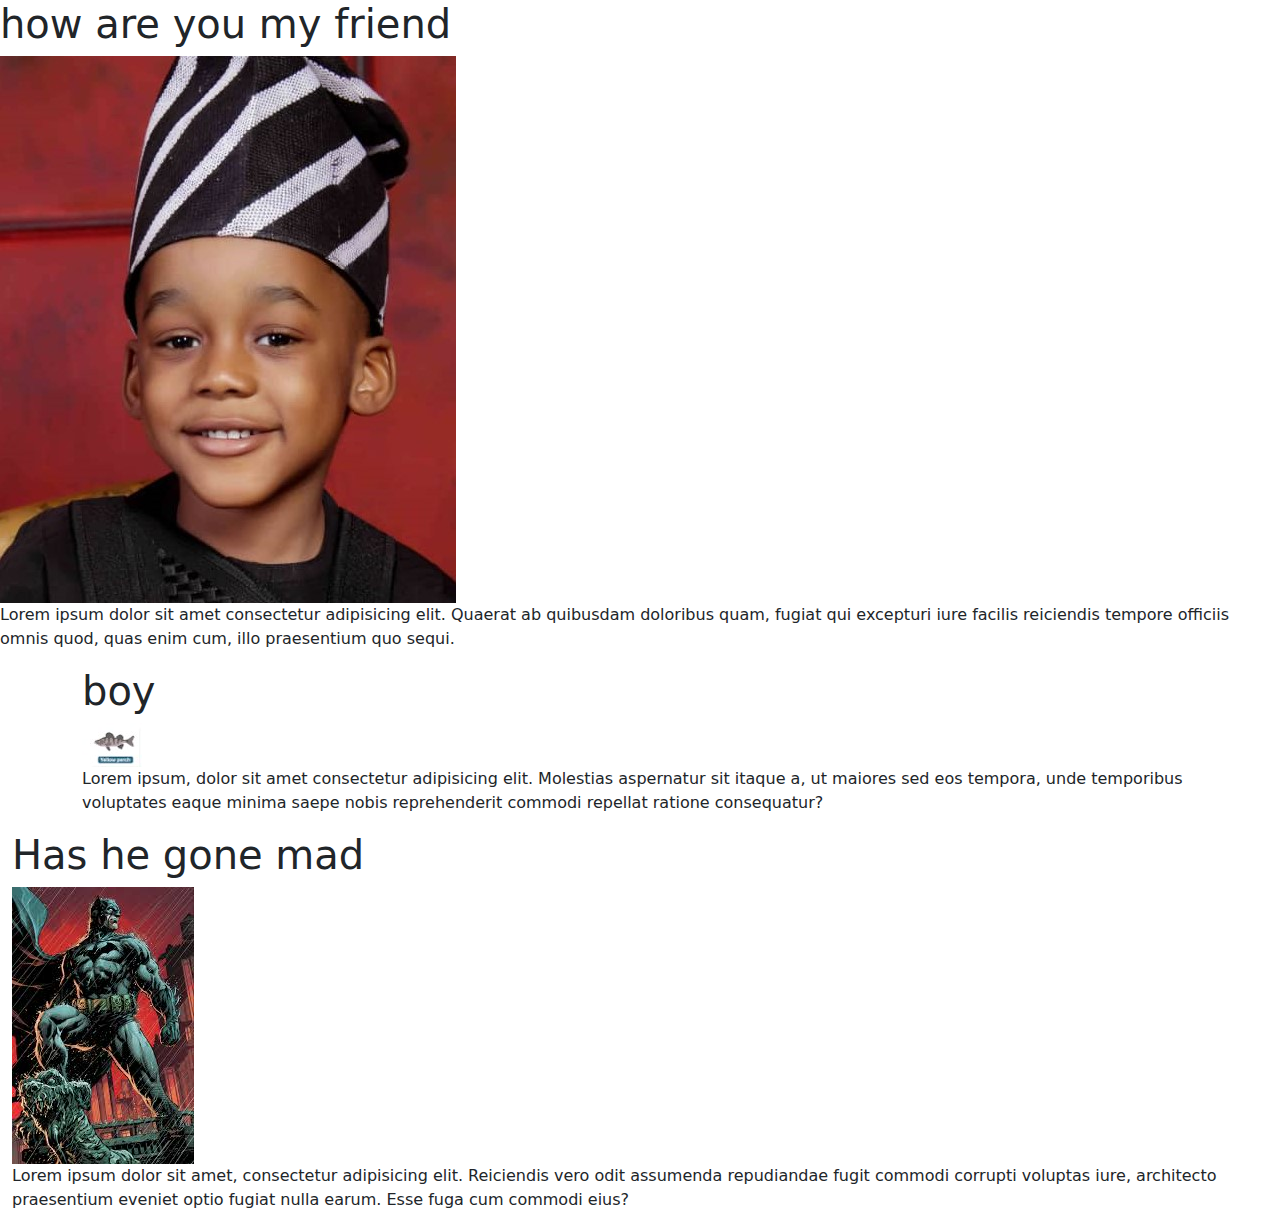
<file: container.html>
<!DOCTYPE html>
<html lang="en">
<head>
    <meta charset="UTF-8">
    <meta name="viewport" content="width=device-width, initial-scale=1.0">
    <title>container</title>
    <link rel="stylesheet" href="css/bootstrap.css">
</head>
<body>
   
    <div class="fern"> 
    <h1>how are you my friend</h1>
    <img src="images/IMG-20200101-WA0002.jpg" alt="">
    <p>
    Lorem ipsum dolor sit amet consectetur adipisicing elit. Quaerat ab quibusdam doloribus quam, fugiat qui excepturi iure facilis reiciendis tempore officiis omnis quod, quas enim cum, illo praesentium quo sequi.
    </p>
</div>
 <div class="container">  
        <h1>boy</h1>
        <img src="images/download.jpg" alt="goodluck">
        <p>
        Lorem ipsum, dolor sit amet consectetur adipisicing elit. Molestias aspernatur sit itaque a, ut maiores sed eos tempora, unde temporibus voluptates eaque minima saepe nobis reprehenderit commodi repellat ratione consequatur?
        </p>
    </div>
    <div class="container-fluid">
        <h1>Has he gone mad</h1>
        <img src="images/download (8).jfif" alt="sorry">
        <p>
            Lorem ipsum dolor sit amet, consectetur adipisicing elit. Reiciendis vero odit assumenda repudiandae fugit commodi corrupti voluptas iure, architecto praesentium eveniet optio fugiat nulla earum. Esse fuga cum commodi eius?
        </p>
    </div>
</body>
</html>
</file>
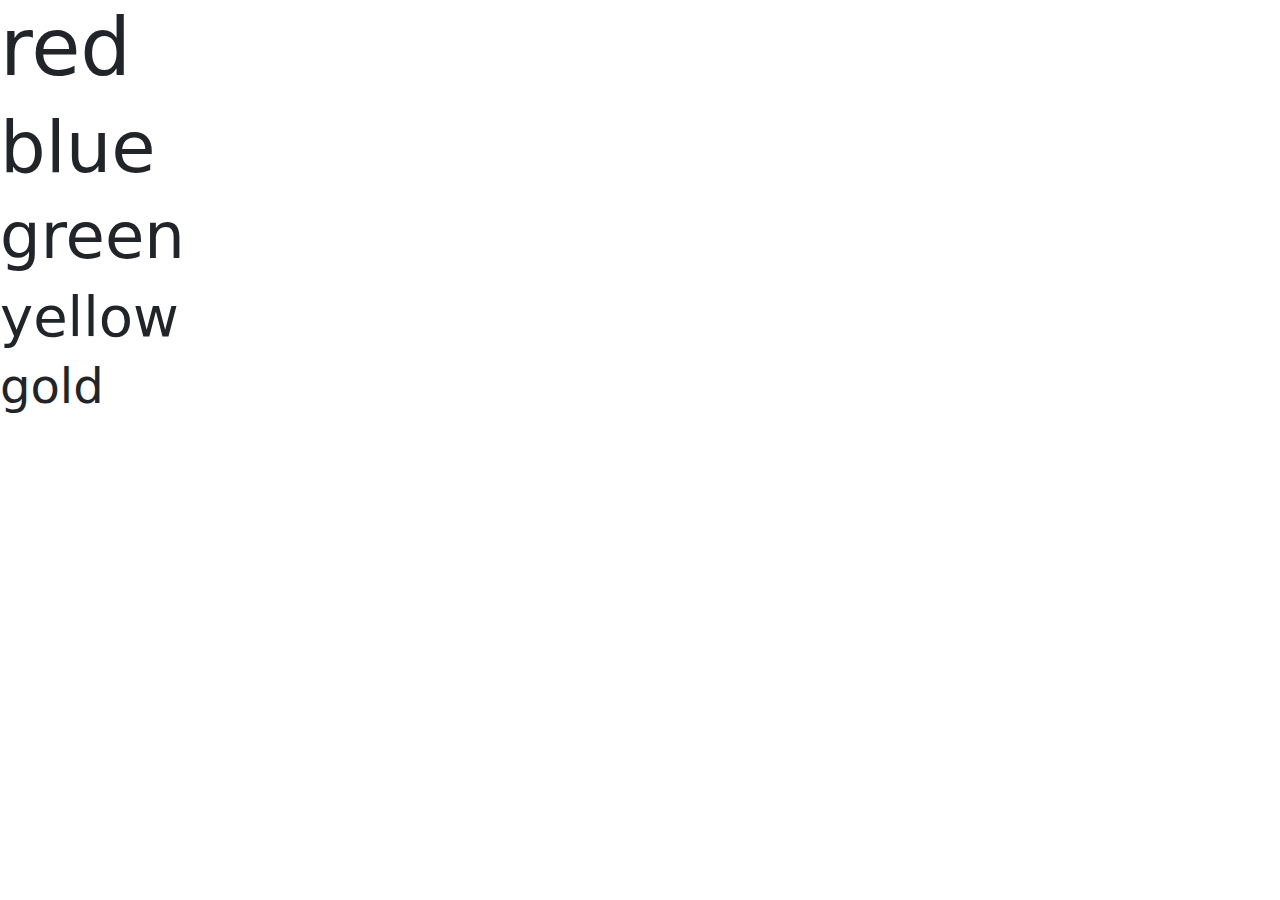
<file: display.html>
<!DOCTYPE html>
<html lang="en">
<head>
    <meta charset="UTF-8">
    <meta name="viewport" content="width=device-width, initial-scale=1.0">
    <title>display</title>
    <link rel="stylesheet" href="css/bootstrap.css">
</head>
<body>
    <h1 class="display-1">red</h1>
    <h1 class="display-2">blue</h1>
    <h1 class="display-3">green</h1>
    <h1 class="display-4">yellow</h1>
    <h1 class="display-5">gold</h1>
</body>
</html>
</file>
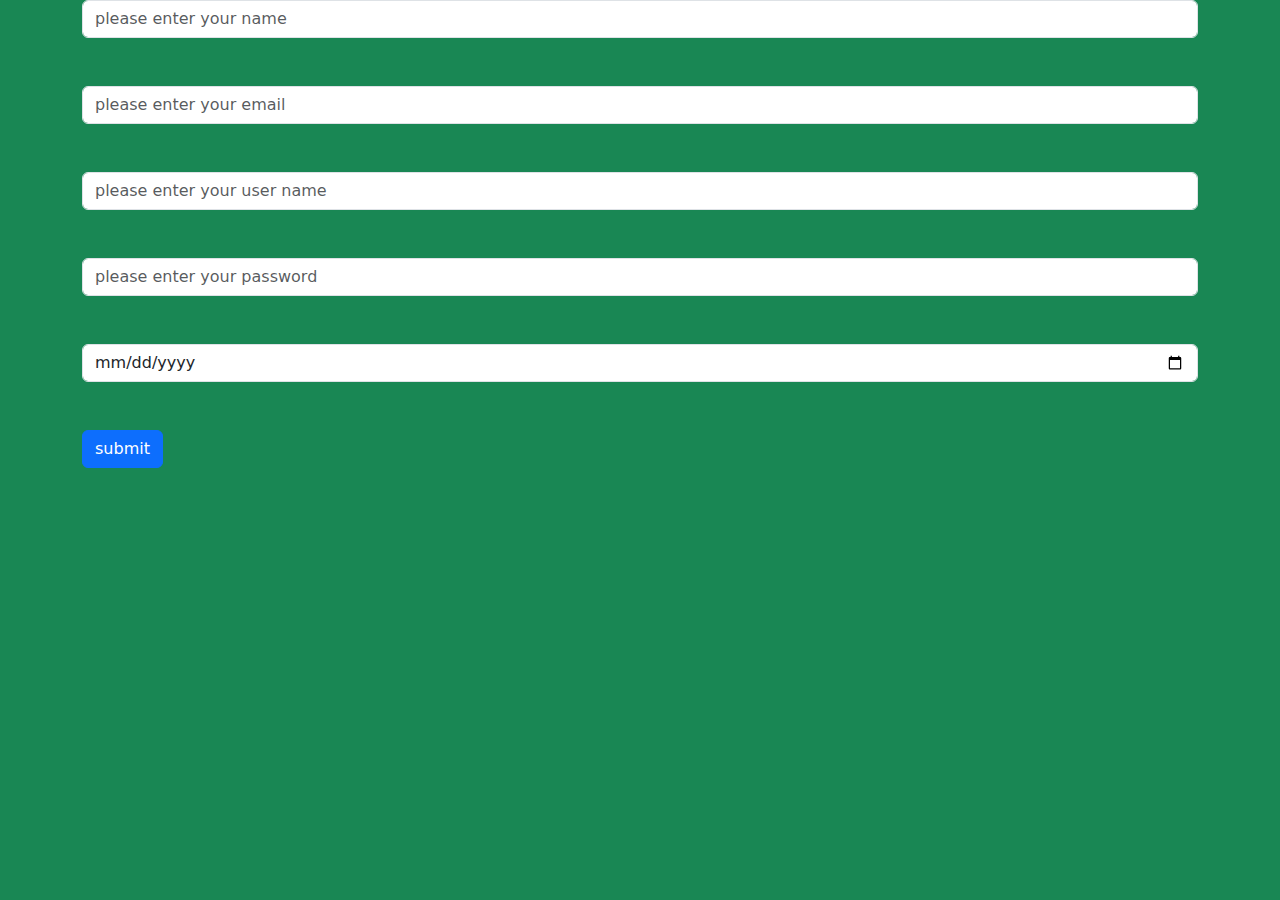
<file: form.html>
<!DOCTYPE html>
<html lang="en">
<head>
    <meta charset="UTF-8">
    <meta name="viewport" content="width=device-width, initial-scale=1.0">
    <title>Document</title>
</head>
<link rel="stylesheet" href="css/bootstrap.css">
<body class="bg-success">
    <div class="container">
    <form>
        <input class="form-control mb-5" type="text" placeholder="please enter your name" required size="70px">
          <input class="form-control mb-5" type="email"placeholder="please enter your email"size=70 maxlength="18">
        <input class="form-control mb-5" type="text" placeholder="please enter your user name"size=70 maxlength="10">
      <input class="form-control mb-5" type="password" placeholder="please enter your password"size=70 maxlength="10">
     <input class="form-control mb-5" type="date" placeholder="please enter your dateofbirth"size=70 maxlength="10">
      <button class="btn btn-primary">submit</button>
    </form>
    </div>
</body>
</html>
</file>
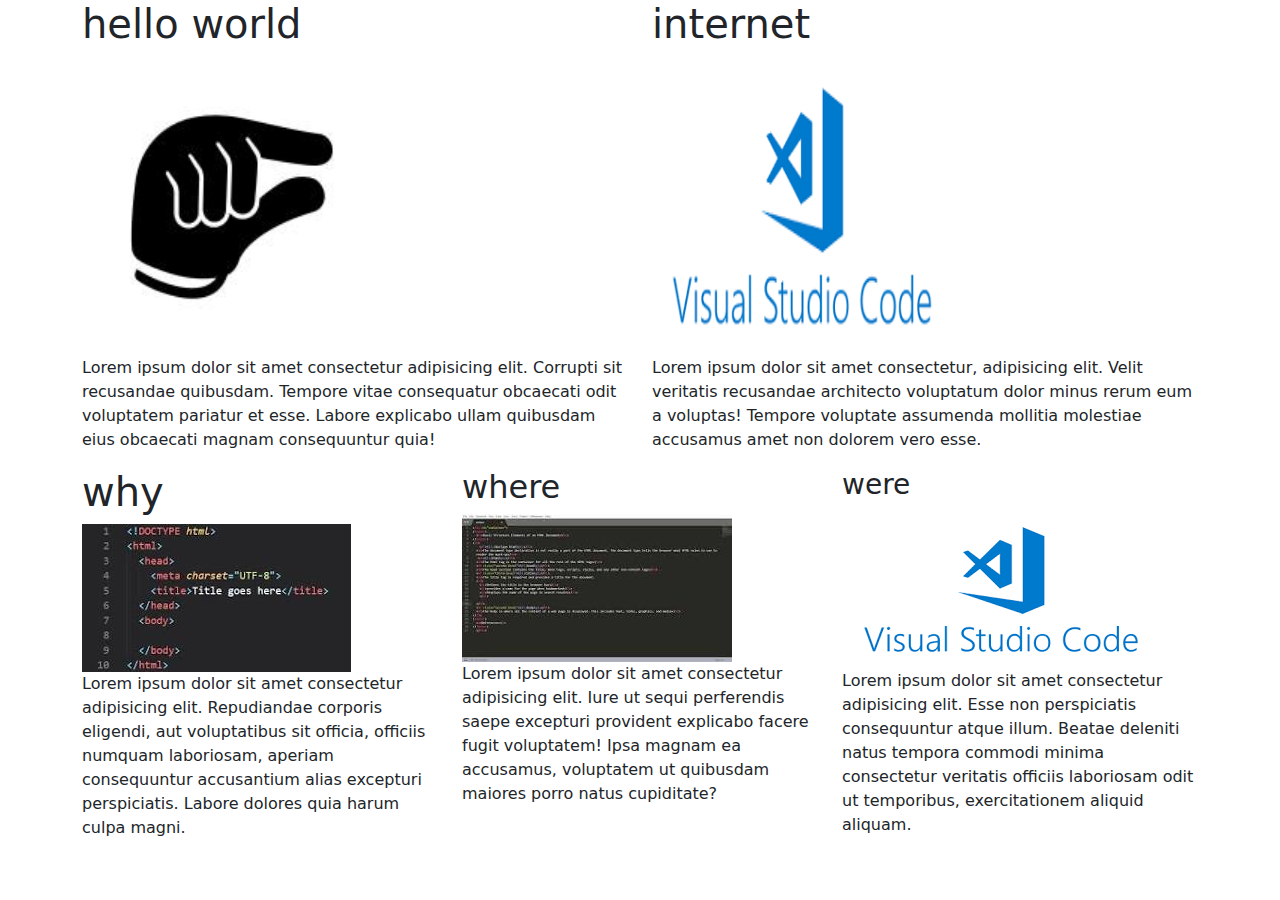
<file: grid.html>
<!DOCTYPE html>
<html lang="en">
<head>
    <meta charset="UTF-8">
    <meta name="viewport" content="width=device-width, initial-scale=1.0">
    <title>breed</title>
    <link rel="stylesheet" href="css/bootstrap.css">
</head>
<body>
    <div class="container">
    <div class="row">
        <div class="col-md-6">
           <h1>hello world</h1>
           <img src="images/download (13).jfif" alt="" width="300px" height="300px">
           <p>
            Lorem ipsum dolor sit amet consectetur adipisicing elit. Corrupti sit recusandae quibusdam. Tempore vitae consequatur obcaecati odit voluptatem pariatur et esse. Labore explicabo ullam quibusdam eius obcaecati magnam consequuntur quia!
           </p>
        </div>
        <div class="col-md-6">
            <h1>internet</h1>
            <img src="images/download (1).png" alt="" width="300px" height="300px">
            <p>
                Lorem ipsum dolor sit amet consectetur, adipisicing elit. Velit veritatis recusandae architecto voluptatum dolor minus rerum eum a voluptas! Tempore voluptate assumenda mollitia molestiae accusamus amet non dolorem vero esse.
            </p>
        </div> 
        <div class="container-fluid">
            <div class="row">
                <div class="col-md-4">
                    <h1 class="hr">why </h1>
                    <img src="images/download (10).jfif" alt="">
                    <p>
                        Lorem ipsum dolor sit amet consectetur adipisicing elit. Repudiandae corporis eligendi, aut voluptatibus sit officia, officiis numquam laboriosam, aperiam consequuntur accusantium alias excepturi perspiciatis. Labore dolores quia harum culpa magni.
                    </p>
                </div>
                <div class="col-md-4">
                    <h2>where</h2>
                    <img src="images/download (11).jfif" alt="">
                    <p>
                        Lorem ipsum dolor sit amet consectetur adipisicing elit. Iure ut sequi perferendis saepe excepturi provident explicabo facere fugit voluptatem! Ipsa magnam ea accusamus, voluptatem ut quibusdam maiores porro natus cupiditate?
                    </p>
                </div>
                <div class="col-md-4">
                    <h3>were</h3>
                    <img src="images/download (1).png" alt="">
                    <p>
                     Lorem ipsum dolor sit amet consectetur adipisicing elit. Esse non perspiciatis consequuntur atque illum. Beatae deleniti natus tempora commodi minima consectetur veritatis officiis laboriosam odit ut temporibus, exercitationem aliquid aliquam.
                    </p>
                </div>
            </div>
        </div>
    </div>
</div> 
</body>
</html>
</file>
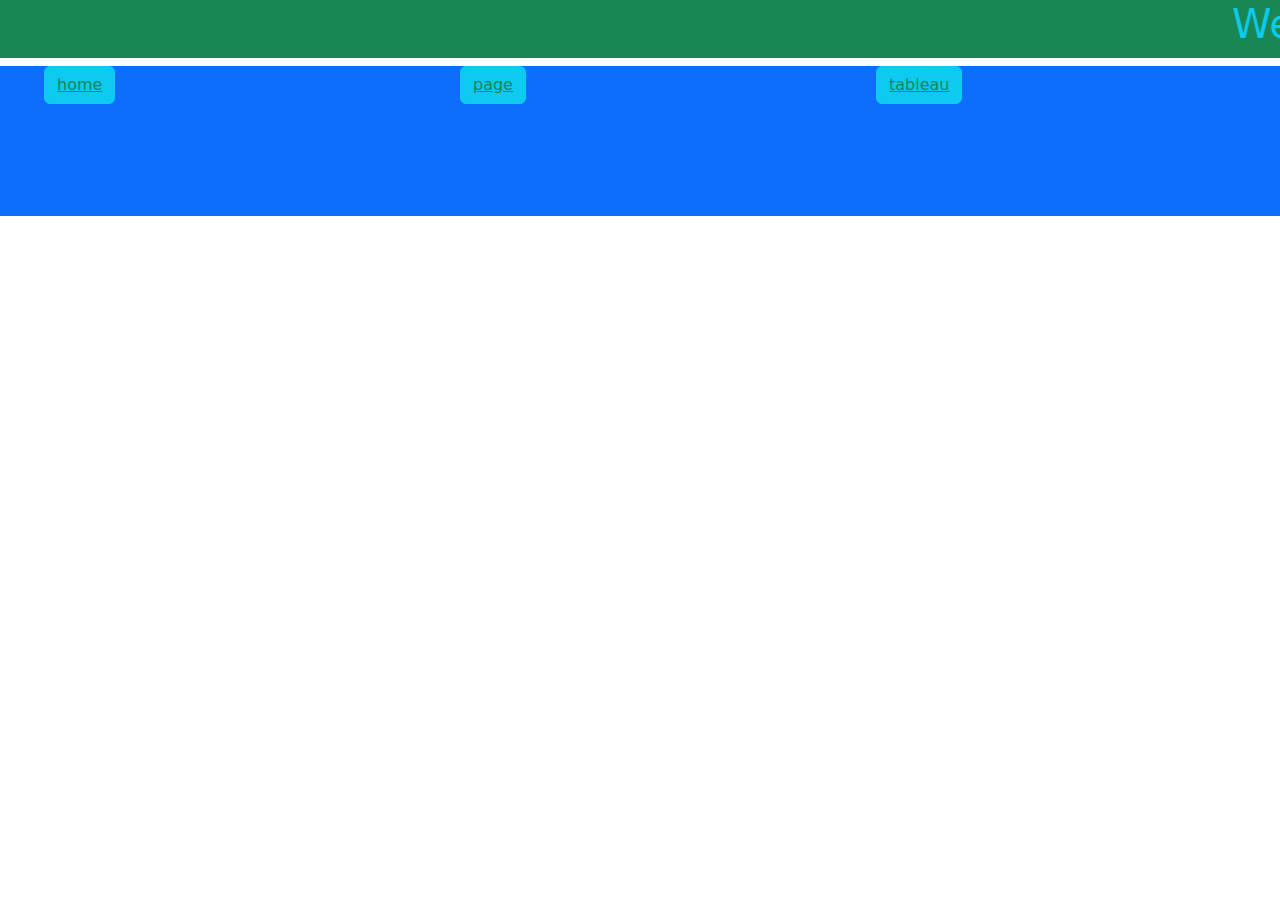
<file: home.html>
<!DOCTYPE html>
<html lang="en">
<head>
    <meta charset="UTF-8">
    <meta name="viewport" content="width=device-width, initial-scale=1.0">
    <title>Welcome</title>
    <link rel="stylesheet" href="css/bootstrap.css">
    <link rel="stylesheet" href="table.css">
</head>
<body>
    <div>
        <h1 class="bg-success text-info"><marquee>Welcome</marquee></h1>
        <ul class="bg-primary row  col-md-4">
        <div class="col-md-4 mb">
            <li class="btn btn-info mb"><a class="text-success col-md-6"href="home.html">home</a></li>
        </div>
        <div class="col-md-4">
            <li class="btn btn-info mb"><a class="text-success col-md-6"  href="#">page</a></li>
        </div>
        <div class="col-md-4">
            <li class="btn btn-info mb"><a class="text-success col-md-6" href="#">tableau</a></li>
        </div>
    </ul>
    </div>    
</body>
</html>
</file>
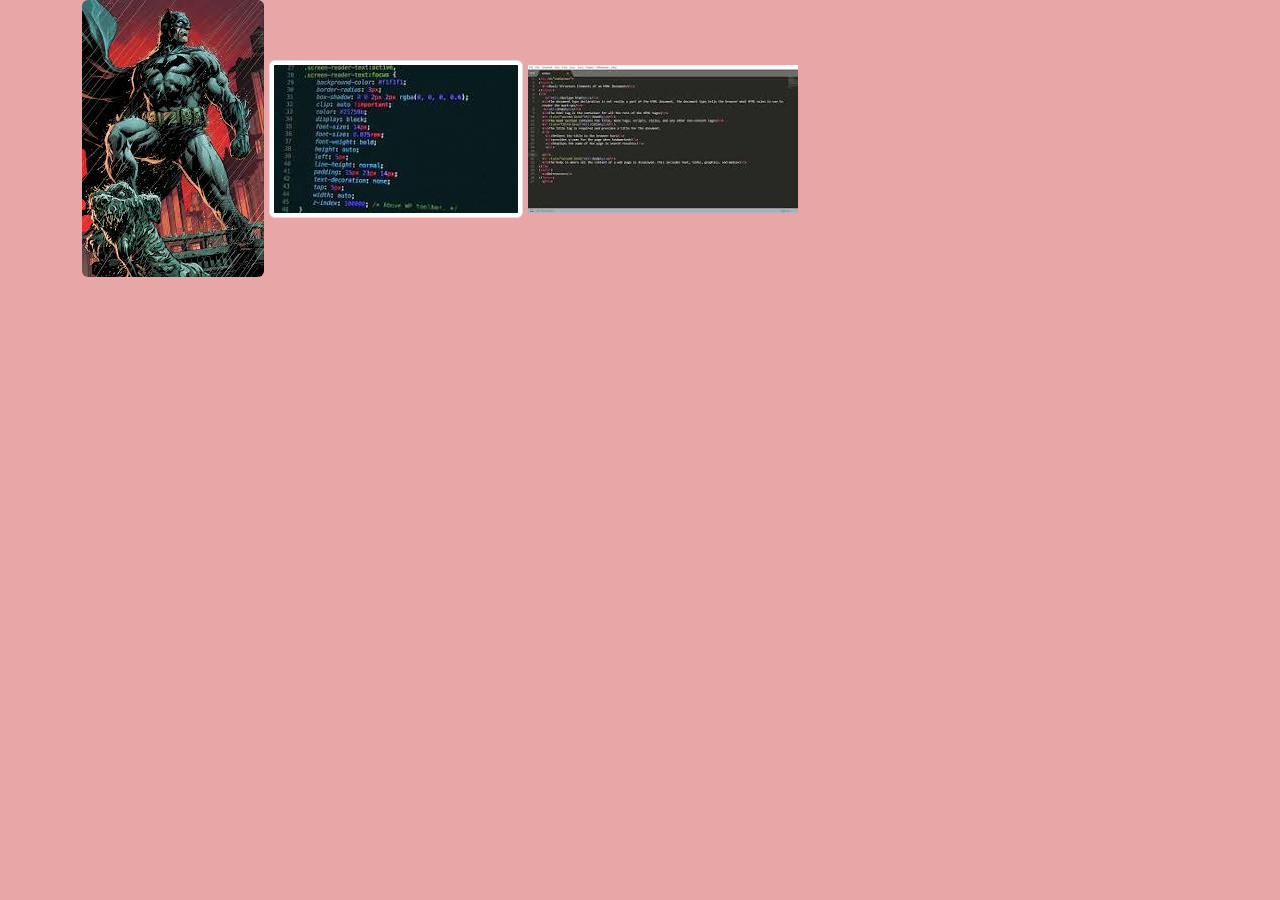
<file: images.html>
<!DOCTYPE html>
<html lang="en">
<head>
    <meta charset="UTF-8">
    <meta name="viewport" content="width=device-width, initial-scale=1.0">
    <title>images</title>
    <link rel="stylesheet" href="css/bootstrap.css">
</head>
<body style="background-color: rgba(196, 14, 14, 0.37);">
    <div class="container">
    <img class="rounded" src="images/download (8).jfif" alt="">
    <img class="img-thumbnail" src="images/download (12).jfif" alt="sorry">
    <img src="images/download (11).jfif" alt="">
</div>
</body>
</html>
</file>
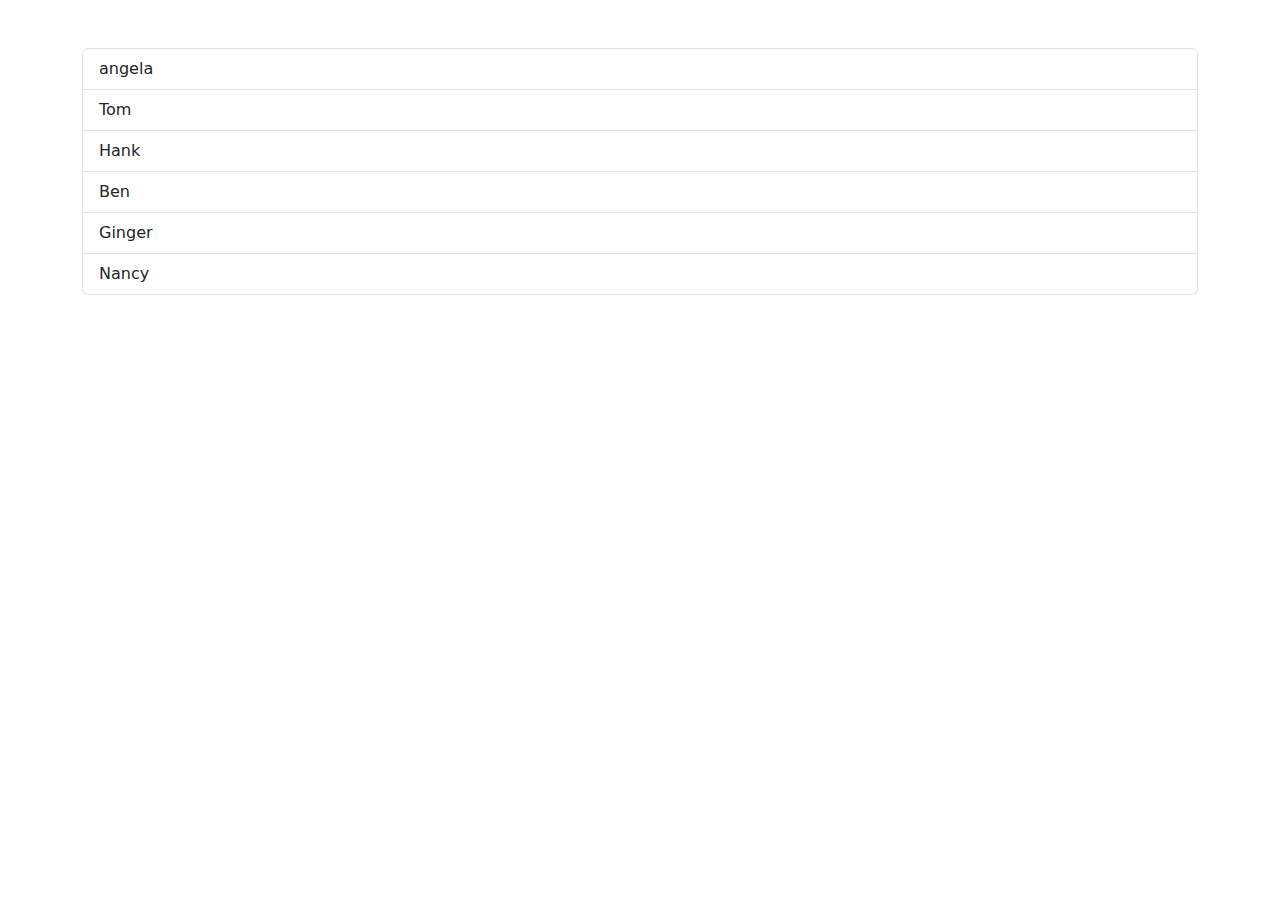
<file: list.html>
<!DOCTYPE html>
<html lang="en">
<head>
    <meta charset="UTF-8">
    <meta name="viewport" content="width=device-width, initial-scale=1.0">
    <title>list</title>
    <link rel="stylesheet" href="css/bootstrap.css">
</head>
<body>
    <div class="container">
    <ul class="list-group mt-5">
        <li class="list-group-item">angela</li>
        <li  class="list-group-item">Tom</li>
        <li  class="list-group-item">Hank</li>
        <li  class="list-group-item">Ben</li>
        <li  class="list-group-item">Ginger</li>
        <li  class="list-group-item">Nancy</li>
    </ul>
</div>
</body>
</html>
</file>
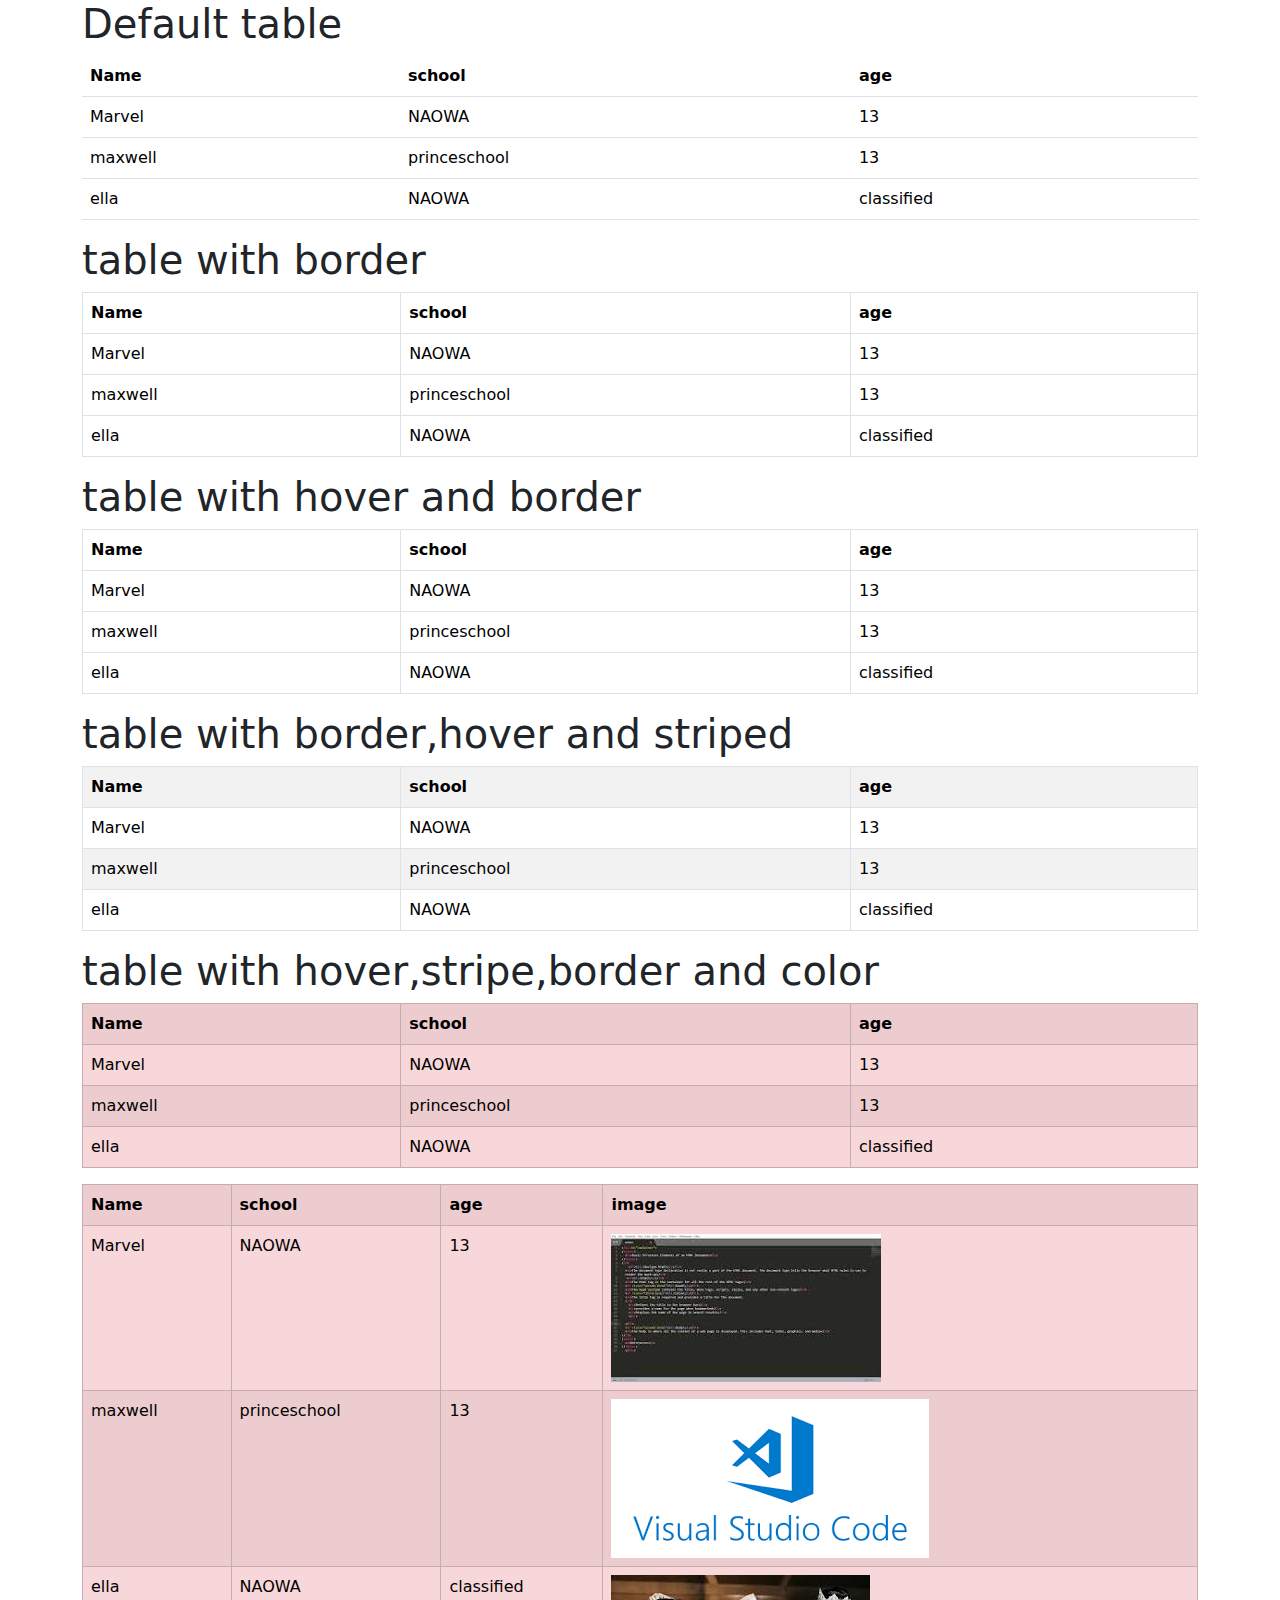
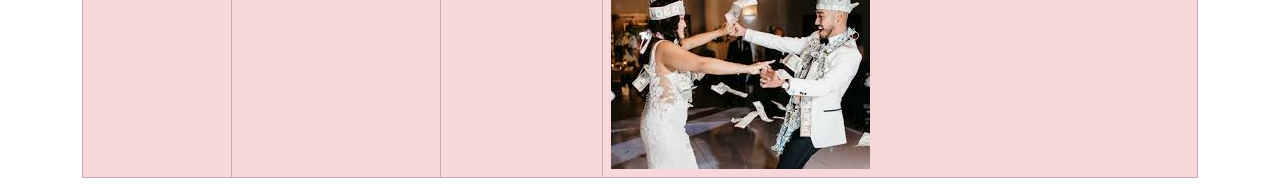
<file: table.html>
<!DOCTYPE html>
<html lang="en">
<head>
    <meta charset="UTF-8">
    <meta name="viewport" content="width=device-width, initial-scale=1.0">
    <title>table</title>
    <link rel="stylesheet" href="css/bootstrap.css">
    <link rel="stylesheet" href="table.css">
</head>
<body>
    <div class="container">
    <h1>Default table</h1>
    <table class="table">
        <tr>
            <th>Name</th>
            <th>school</th>
            <th>age</th>
        </tr>
        <tr>
            <td>Marvel</td>
            <td>NAOWA</td>
            <td>13</td>
        </tr>
        <tr>
            <td>maxwell</td>
            <td>princeschool</td>
            <td>13</td>
        </tr>
        <tr>
            <td>ella</td>
            <td>NAOWA</td>
            <td>classified</td>
        </tr>
    </table>
    <h1>table with border</h1>
        <table class="table table-bordered">
            <tr>
                <th>Name</th>
                <th>school</th>
                <th>age</th>
            </tr>
            <tr>
                <td>Marvel</td>
                <td>NAOWA</td>
                <td>13</td>
            </tr>
            <tr>
                <td>maxwell</td>
                <td>princeschool</td>
                <td>13</td>
            </tr>
            <tr>
                <td>ella</td>
                <td>NAOWA</td>
                <td>classified</td>
            </tr>
        </table>
        <table>
            <h1>table with hover and border</h1>
            <table class="table table-hover table-bordered">
                <tr>
                    <th>Name</th>
                    <th>school</th>
                    <th>age</th>
                </tr>
                <tr>
                    <td>Marvel</td>
                    <td>NAOWA</td>
                    <td>13</td>
                </tr>
                <tr>
                    <td>maxwell</td>
                    <td>princeschool</td>
                    <td>13</td>
                </tr>
                <tr>
                    <td>ella</td>
                    <td>NAOWA</td>
                    <td>classified</td>
                </tr>
            </table>
            <h1>table with border,hover and striped</h1>
                <table class="table table-hover table-bordered table-striped">
                    <tr>
                        <th>Name</th>
                        <th>school</th>
                        <th>age</th>
                    </tr>
                    <tr>
                        <td>Marvel</td>
                        <td>NAOWA</td>
                        <td>13</td>
                    </tr>
                    <tr>
                        <td>maxwell</td>
                        <td>princeschool</td>
                        <td>13</td>
                    </tr>
                    <tr>
                        <td>ella</td>
                        <td>NAOWA</td>
                        <td>classified</td>
                    </tr>
                </table>
                <h1>table with hover,stripe,border and color</h1>
                <table class="table table-hover table-bordered table-striped table-danger">
                    <tr>
                        <th>Name</th>
                        <th>school</th>
                        <th>age</th>
                    </tr>
                    <tr>
                        <td>Marvel</td>
                        <td>NAOWA</td>
                        <td>13</td>
                    </tr>
                    <tr>
                        <td>maxwell</td>
                        <td>princeschool</td>
                        <td>13</td>
                    </tr>
                    <tr>
                        <td>ella</td>
                        <td>NAOWA</td>
                        <td>classified</td>
                    </tr>
                </table>
                <table class="table table-hover table-bordered table-striped table-danger">
                    <tr>
                        <th>Name</th>
                        <th>school</th>
                        <th>age</th>
                        <th>image</th>
                    </tr>
                    <tr>
                        <td>Marvel</td>
                        <td>NAOWA</td>
                        <td>13</td>
                        <td><img src="images/download (11).jfif" alt=""></td>
                    </tr>
                    <tr>
                        <td>maxwell</td>
                        <td>princeschool</td>
                        <td>13</td>
                        <td><img src="images/download (1).png" alt=""></td>
                    </tr>
                    <tr>
                        <td>ella</td>
                        <td>NAOWA</td>
                        <td>classified</td>
                        <td><img src="images/download (9).jfif" alt=""></td>
                    </tr>
                </table>
    </div>
</body>
</html>
</file>
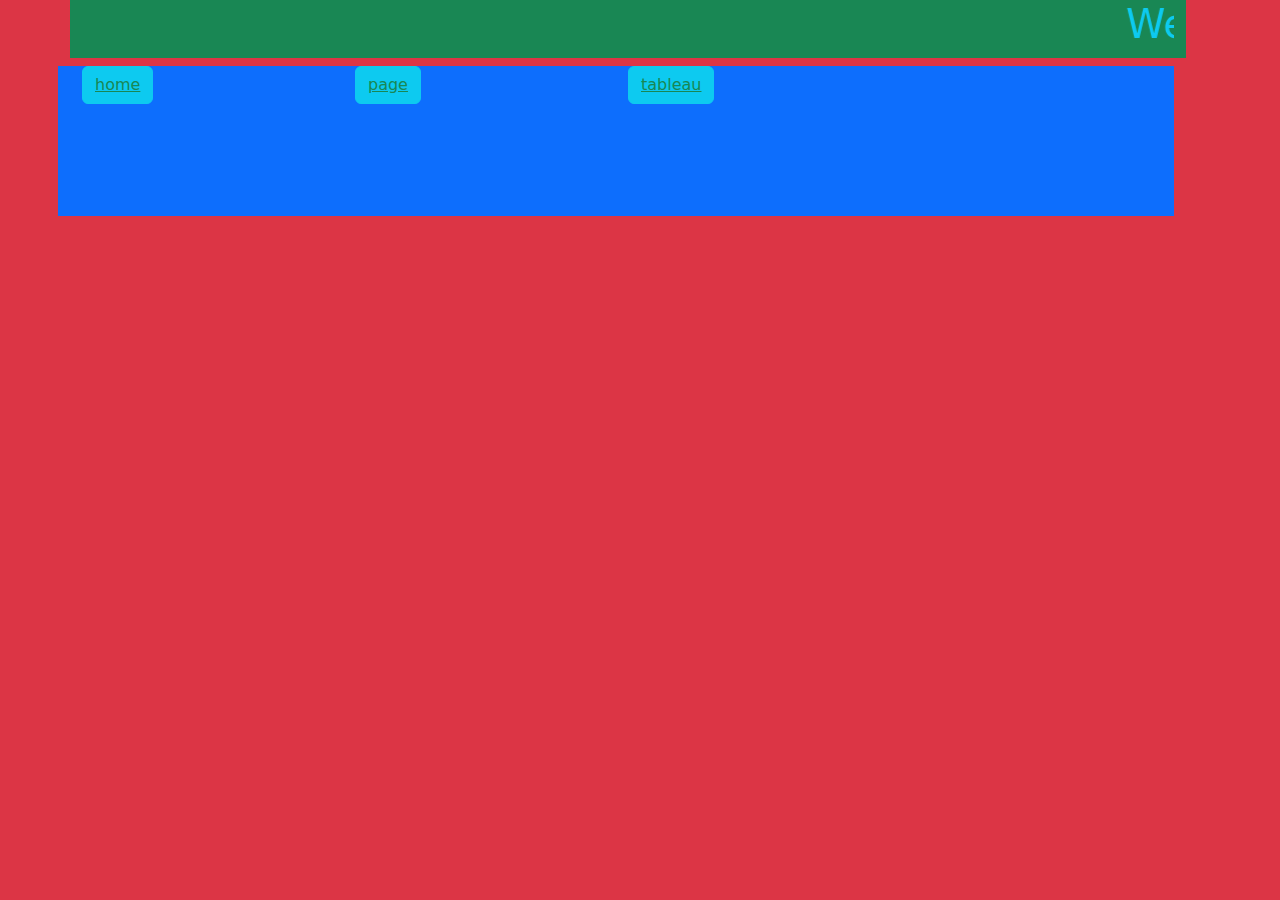
<file: takehome.html>
<!DOCTYPE html>
<html lang="en">
<head>
    <meta charset="UTF-8">
    <meta name="viewport" content="width=device-width, initial-scale=1.0">
    <title>Better</title>
    <link rel="stylesheet" href="css/bootstrap.css">
    <link rel="stylesheet" href="table.css">
</head>
<body class="bg-danger">
    <div class="container">
    <div class="row">
        <h1 class="bg-success text-info"><marquee>Welcome to the wonderful web</marquee></h1>
        <ul class="bg-primary row  col-md-4">
        <div class="col-md-3 mb">
            <li class="btn btn-info mb"><a class="text-success col-md-6"href="home.html">home</a></li>
        </div>
        <div class="col-md-3">
            <li class="btn btn-info mb"><a class="text-success col-md-6"  href="#">page</a></li>
        </div>
        <div class="col-md-3 mb">
            <li class="btn btn-info mb"><a class="text-success col-md-6" href="#">tableau</a></li>
        </div>
    </ul>
    </div> 
</div>   
</body>
</html>
</file>
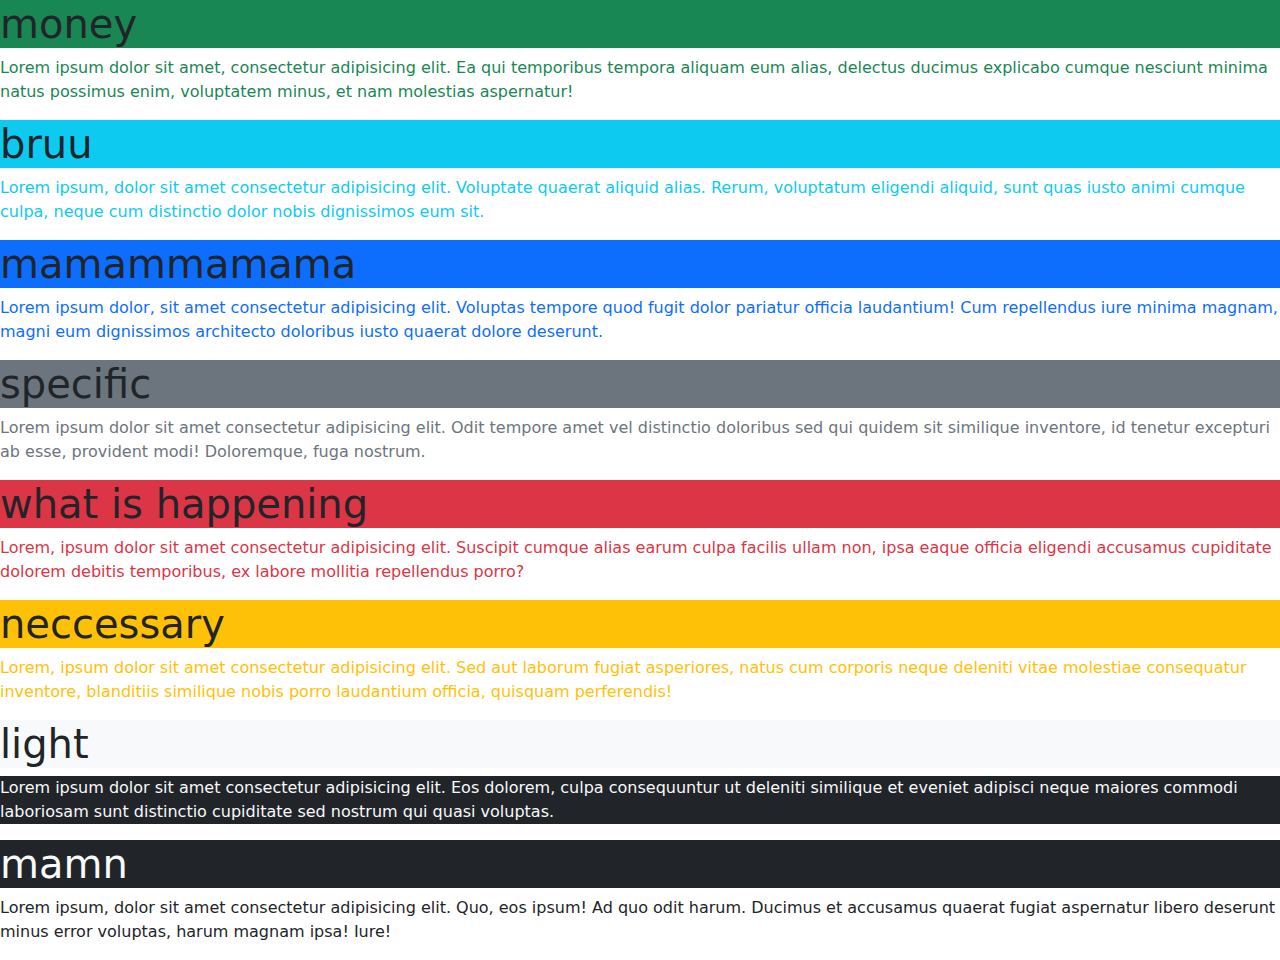
<file: typography.html>
<!DOCTYPE html>
<html lang="en">
<head>
    <meta charset="UTF-8">
    <meta name="viewport" content="width=device-width, initial-scale=1.0">
    <title>name</title>
    <link rel="stylesheet" href="css/bootstrap.css">
</head>
<body>
    <h1 class="bg-success">money</h1>
    <p class="text-success">
    Lorem ipsum dolor sit amet, consectetur adipisicing elit. Ea qui temporibus tempora aliquam eum alias, delectus ducimus explicabo cumque nesciunt minima natus possimus enim, voluptatem minus, et nam molestias aspernatur!
    </p>
     <h1 class="bg-info">bruu</h1>
     <p class="text-info">
        Lorem ipsum, dolor sit amet consectetur adipisicing elit. Voluptate quaerat aliquid alias. Rerum, voluptatum eligendi aliquid, sunt quas iusto animi cumque culpa, neque cum distinctio dolor nobis dignissimos eum sit.
     </p>
     <h1 class="bg-primary">mamammamama</h1>
     <p class="text-primary">
        Lorem ipsum dolor, sit amet consectetur adipisicing elit. Voluptas tempore quod fugit dolor pariatur officia laudantium! Cum repellendus iure minima magnam, magni eum dignissimos architecto doloribus iusto quaerat dolore deserunt.
     </p>
     <h1 class="bg-secondary">specific</h1>
     <p class="text-secondary">
        Lorem ipsum dolor sit amet consectetur adipisicing elit. Odit tempore amet vel distinctio doloribus sed qui quidem sit similique inventore, id tenetur excepturi ab esse, provident modi! Doloremque, fuga nostrum.
     </p>
     <h1 class="bg-danger">what is happening </h1>
     <p class="text-danger">
        Lorem, ipsum dolor sit amet consectetur adipisicing elit. Suscipit cumque alias earum culpa facilis ullam non, ipsa eaque officia eligendi accusamus cupiditate dolorem debitis temporibus, ex labore mollitia repellendus porro?
     </p>
     <h1 class="bg-warning">neccessary</h1>
     <p class="text-warning">
        Lorem, ipsum dolor sit amet consectetur adipisicing elit. Sed aut laborum fugiat asperiores, natus cum corporis neque deleniti vitae molestiae consequatur inventore, blanditiis similique nobis porro laudantium officia, quisquam perferendis!
     </p>
     <h1 class="bg-light">light</h1>
     <p class="text-light bg-dark">
     Lorem ipsum dolor sit amet consectetur adipisicing elit. Eos dolorem, culpa consequuntur ut deleniti similique et eveniet adipisci neque maiores commodi laboriosam sunt distinctio cupiditate sed nostrum qui quasi voluptas.
     </p>
     <h1 class="bg-dark text-light">mamn</h1>
     <p class="text-dark">
    Lorem ipsum, dolor sit amet consectetur adipisicing elit. Quo, eos ipsum! Ad quo odit harum. Ducimus et accusamus quaerat fugiat aspernatur libero deserunt minus error voluptas, harum magnam ipsa! Iure!
     </p>
</body>
</html>
</file>
<file: table.css>
img:hover{
    padding: 50px;
    margin-bottom: 60px;
    background-color: cornflowerblue;
}
.row{
    width: 100%;
    height: 150px;
}
ul{
    width: 100%;
    height: 150px;
    justify-self: center;
}
</file>
